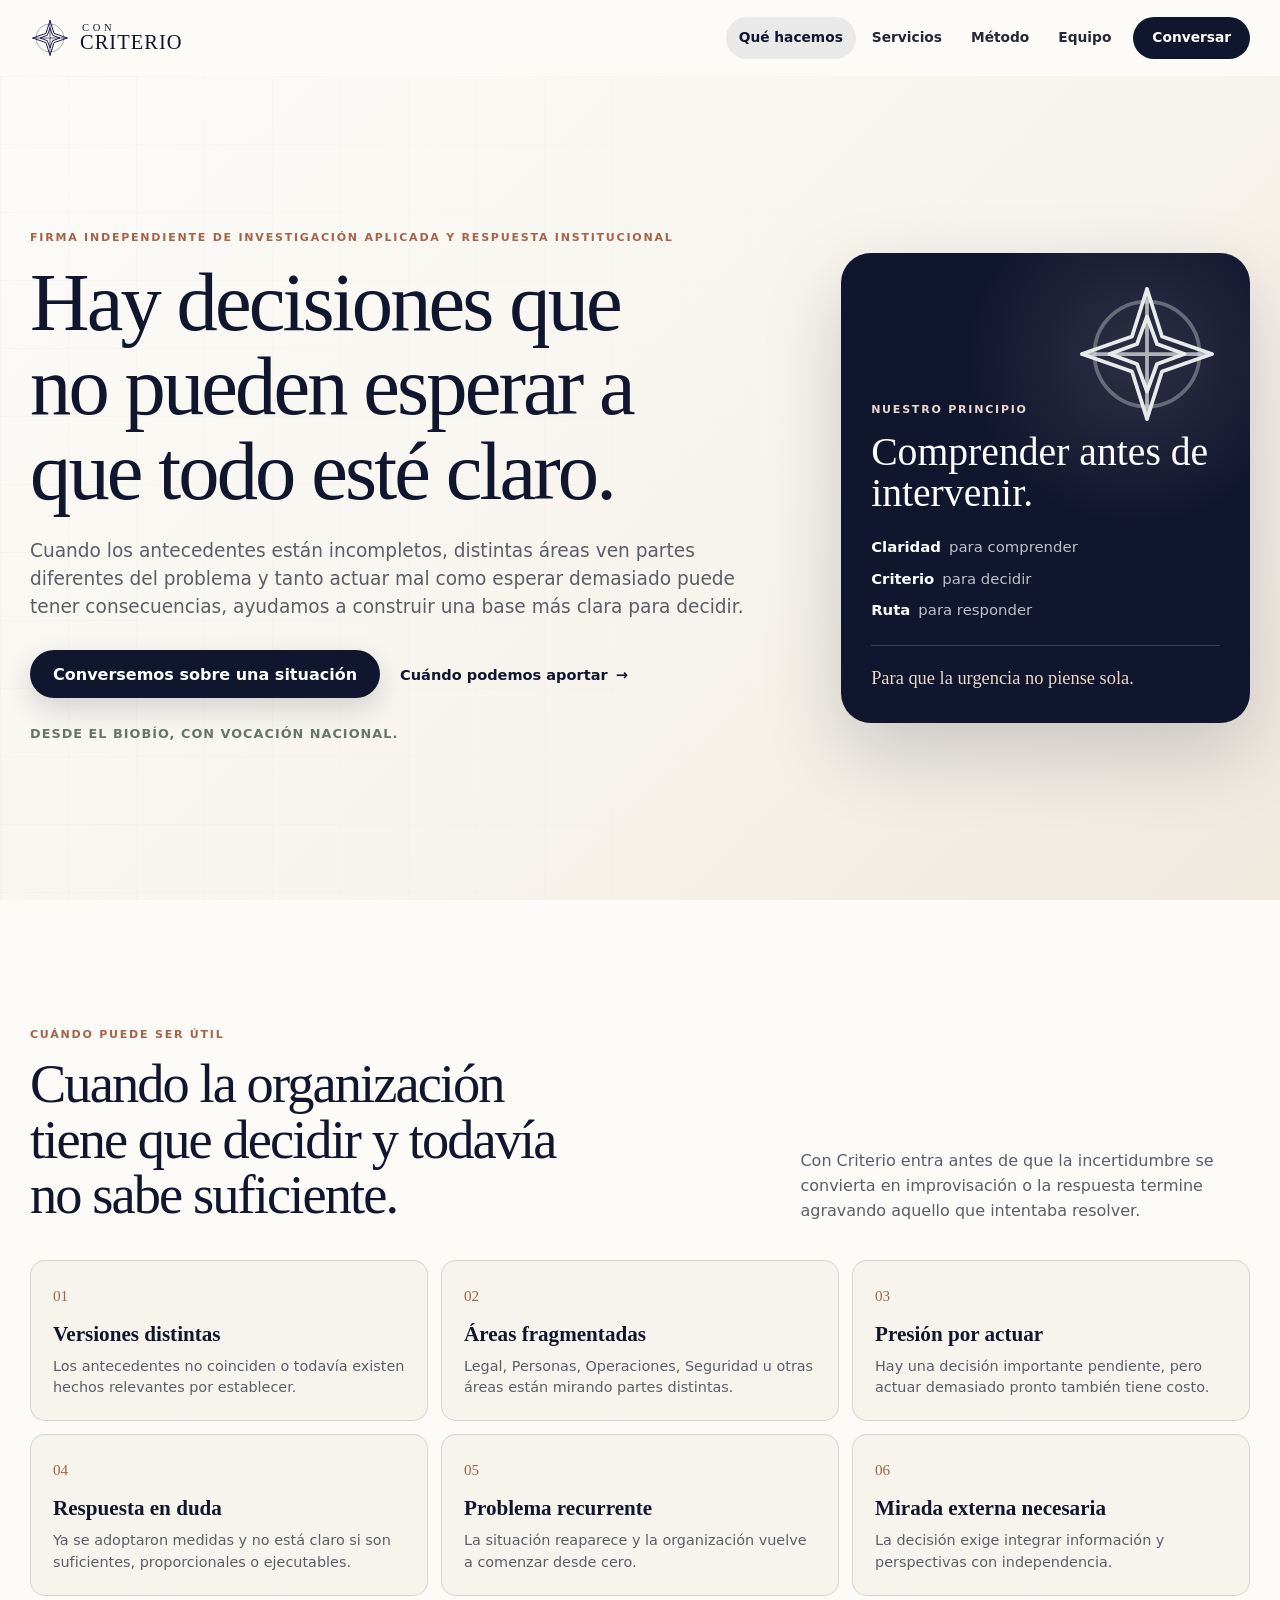
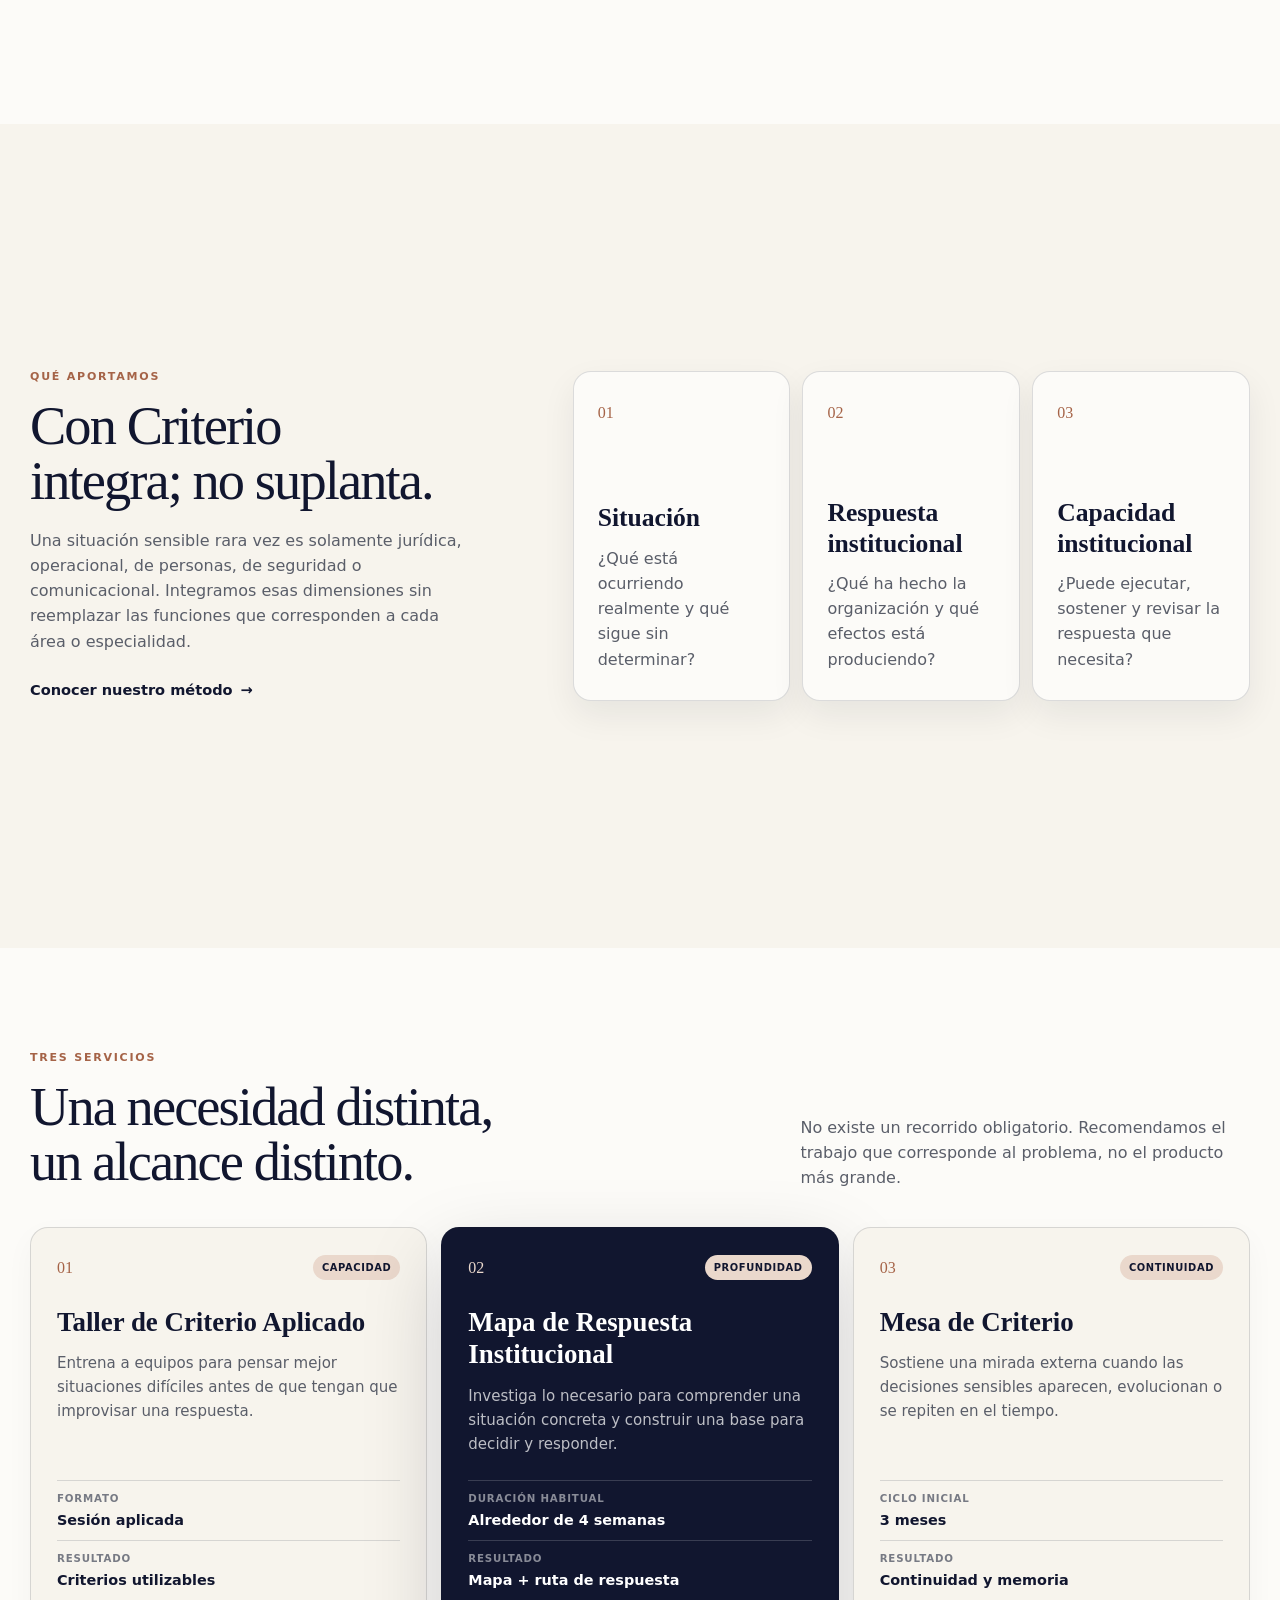
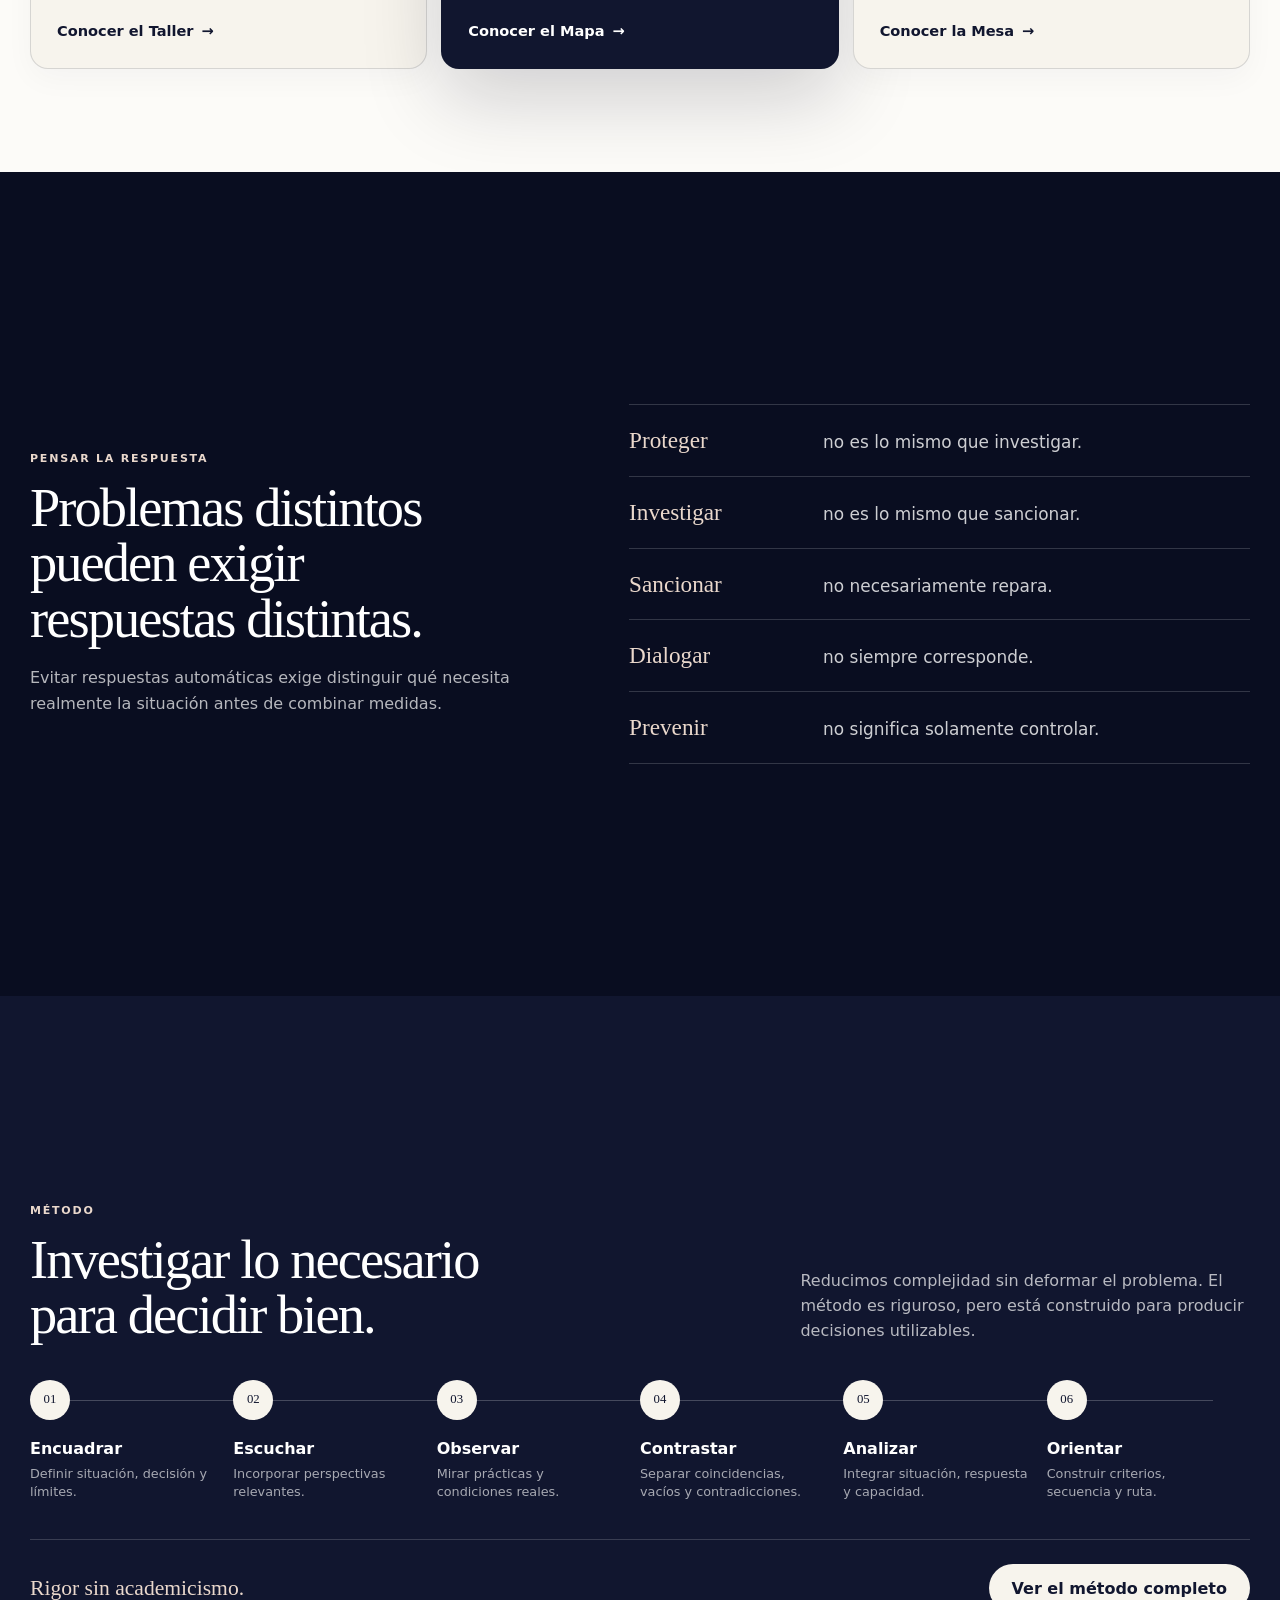
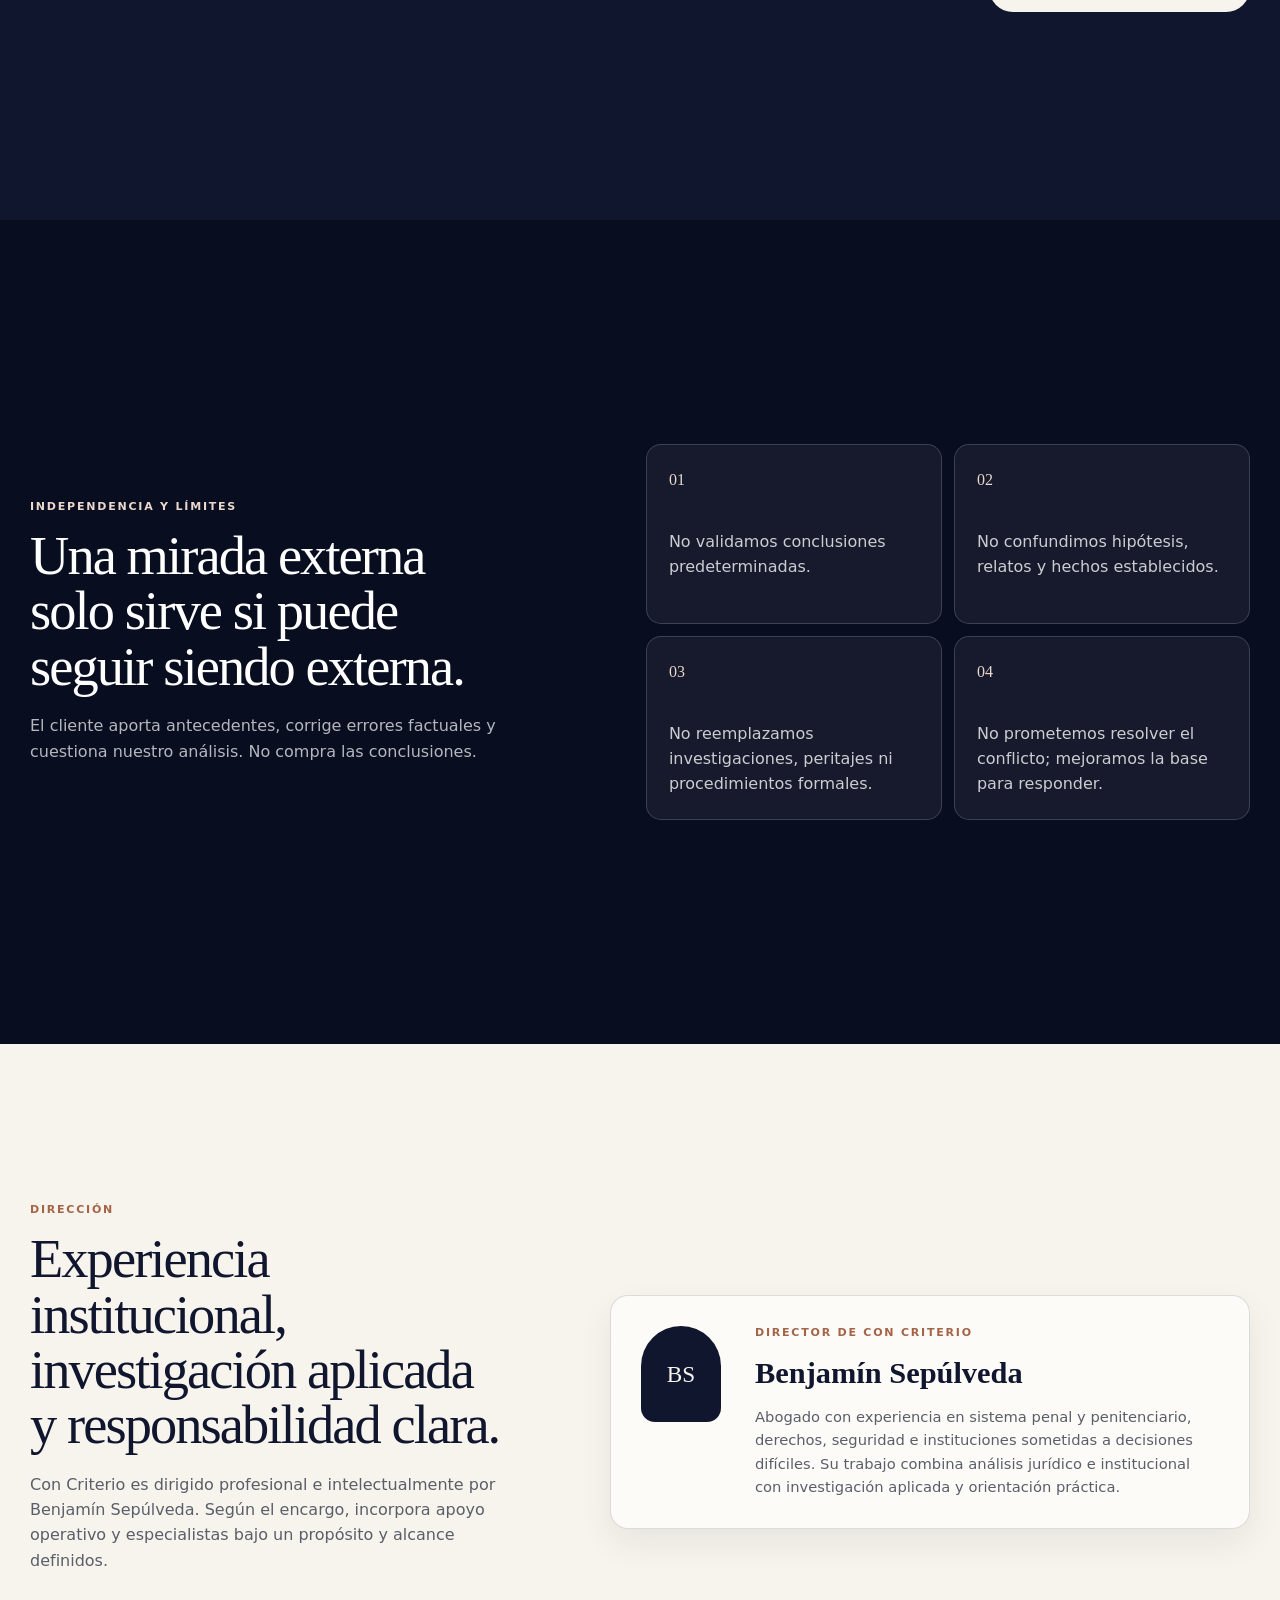
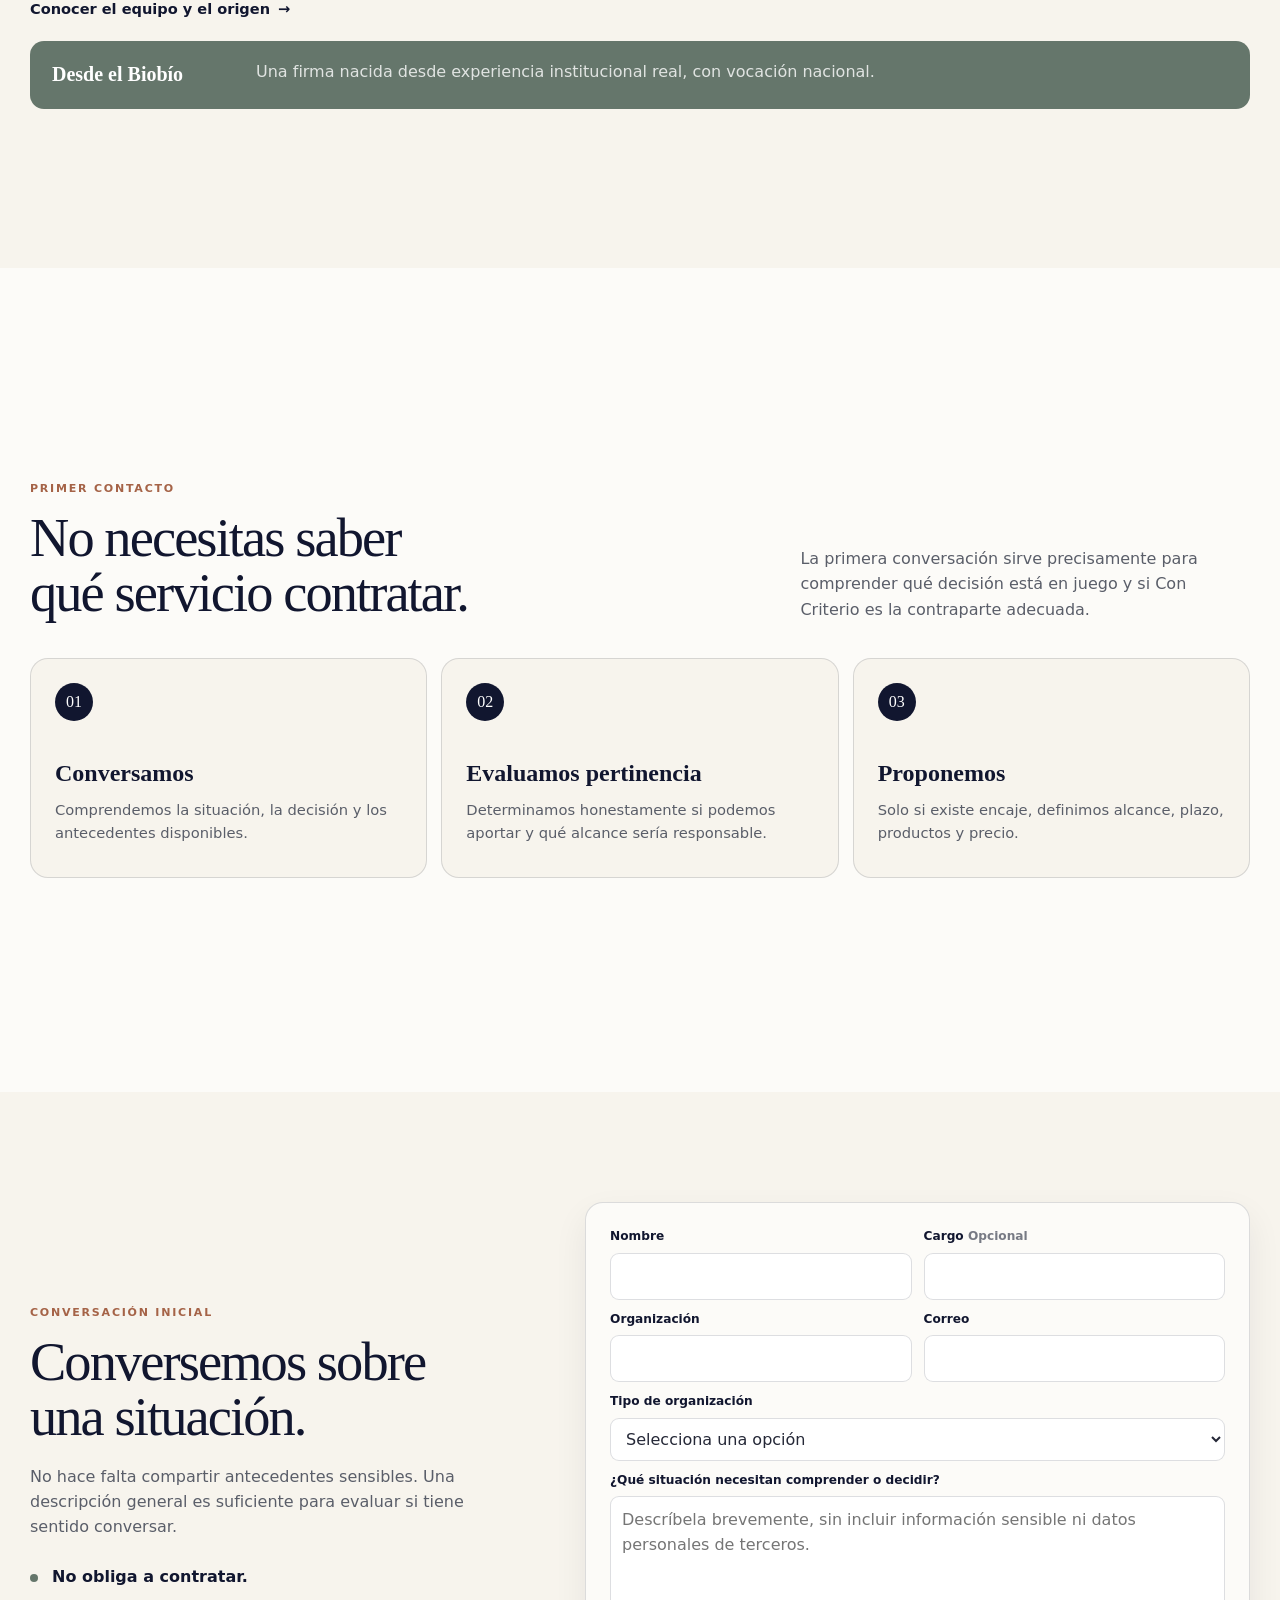
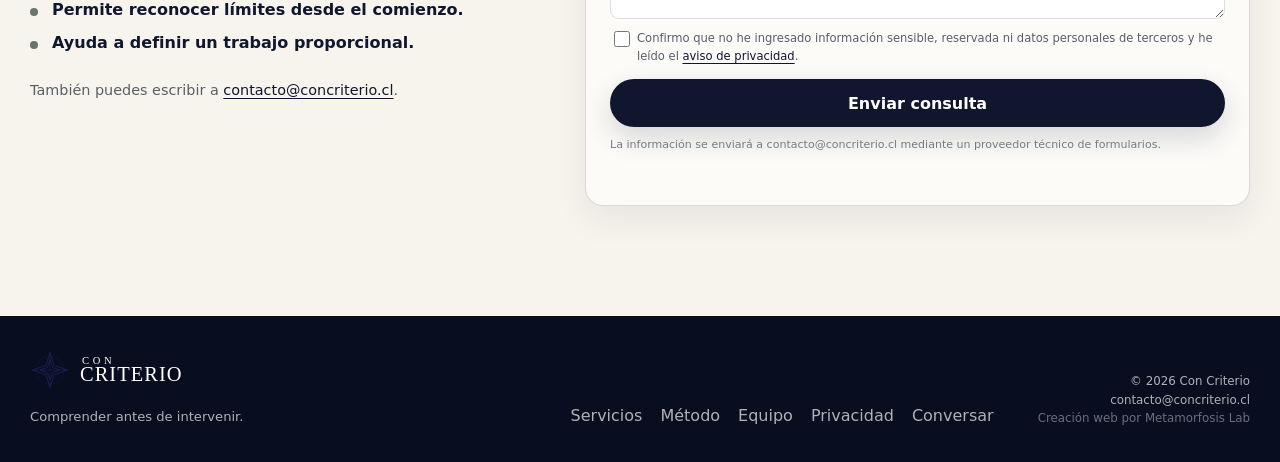
<file: index.html>
<!doctype html>
<html lang="es-CL" data-page="home">
<head>
  <meta charset="utf-8">
  <meta name="viewport" content="width=device-width, initial-scale=1">
  <meta name="author" content="Con Criterio">
  <meta name="theme-color" content="#11162f">
  <meta name="referrer" content="strict-origin-when-cross-origin">
  <meta name="robots" content="index, follow, max-image-preview:large">
  <link rel="icon" href="assets/favicon.svg" type="image/svg+xml">
  <link rel="manifest" href="site.webmanifest">
  <meta property="og:locale" content="es_CL">
  <meta property="og:site_name" content="Con Criterio">
  <meta property="og:type" content="website">
  <meta property="og:image" content="https://www.concriterio.cl/assets/og-concriterio.png">
  <meta property="og:image:width" content="1200">
  <meta property="og:image:height" content="630">
  <meta property="og:image:alt" content="Con Criterio — comprender antes de intervenir">
  <meta name="twitter:card" content="summary_large_image">
  <meta name="twitter:image" content="https://www.concriterio.cl/assets/og-concriterio.png">
  <script>document.documentElement.classList.add("js");</script>
  <link rel="stylesheet" href="css/styles.css?v=20260729-cc1">
  <script src="js/main.js?v=20260729-cc1" defer></script>
  <title>Con Criterio | Investigación aplicada y respuesta institucional</title>
  <meta name="description" content="Ayudamos a organizaciones a comprender situaciones difíciles, ordenar antecedentes y construir mejores condiciones para decidir y responder.">
  <link rel="canonical" href="https://www.concriterio.cl/">
  <meta property="og:title" content="Con Criterio | Investigación aplicada y respuesta institucional">
  <meta property="og:description" content="Claridad para comprender. Criterio para decidir. Ruta para responder.">
  <meta property="og:url" content="https://www.concriterio.cl/">
  <meta name="twitter:title" content="Con Criterio | Investigación aplicada y respuesta institucional">
  <meta name="twitter:description" content="Claridad para comprender. Criterio para decidir. Ruta para responder.">
  <script type="application/ld+json">
  {
    "@context": "https://schema.org",
    "@type": "ProfessionalService",
    "name": "Con Criterio",
    "url": "https://www.concriterio.cl/",
    "email": "contacto@concriterio.cl",
    "description": "Firma independiente de investigación aplicada y respuesta institucional.",
    "areaServed": {"@type": "Country", "name": "Chile"},
    "slogan": "Comprender antes de intervenir",
    "knowsAbout": ["Investigación aplicada", "Respuesta institucional", "Toma de decisiones", "Seguridad", "Conflicto", "Derechos", "Capacidad institucional"]
  }
  </script>
</head>
<body>
  <a class="skip-link" href="#contenido">Saltar al contenido principal</a>
  <header class="site-header" data-header>
    <nav class="nav shell" aria-label="Navegación principal">
      <a class="brand" href="./" aria-label="Con Criterio, inicio">
        <span class="brand-mark" aria-hidden="true"><img src="assets/compass.svg" alt="" width="40" height="40"></span>
        <span class="brand-text"><span>Con</span><strong>Criterio</strong></span>
      </a>
      <button class="nav-toggle" type="button" aria-label="Abrir menú" aria-expanded="false" aria-controls="menu-principal">
        <span></span><span></span><span></span>
      </button>
      <ul class="nav-menu" id="menu-principal" data-menu>
        <li><a data-nav="home" href="./#cuando">Qué hacemos</a></li>
        <li><a data-nav="services" href="servicios.html">Servicios</a></li>
        <li><a data-nav="method" href="metodo.html">Método</a></li>
        <li><a data-nav="about" href="nosotros.html">Equipo</a></li>
        <li><a class="nav-cta" href="./#contacto">Conversar</a></li>
      </ul>
    </nav>
  </header>
  <main id="contenido">
    <section class="hero screen-section" id="inicio" aria-labelledby="hero-title">
      <div class="hero-grid-lines" aria-hidden="true"></div>
      <div class="shell hero-layout">
        <div class="hero-copy reveal">
          <p class="eyebrow">Firma independiente de investigación aplicada y respuesta institucional</p>
          <h1 id="hero-title">Hay decisiones que no pueden esperar a que todo esté claro.</h1>
          <p class="hero-lead">Cuando los antecedentes están incompletos, distintas áreas ven partes diferentes del problema y tanto actuar mal como esperar demasiado puede tener consecuencias, ayudamos a construir una base más clara para decidir.</p>
          <div class="hero-actions" aria-label="Acciones principales">
            <a class="button button-primary" href="#contacto">Conversemos sobre una situación</a>
            <a class="text-link" href="#cuando">Cuándo podemos aportar <span aria-hidden="true">→</span></a>
          </div>
          <p class="hero-origin">Desde el Biobío, con vocación nacional.</p>
        </div>
        <aside class="decision-panel reveal" aria-label="Propuesta de valor de Con Criterio">
          <div class="decision-mark" aria-hidden="true"><img src="assets/compass.svg" alt="" width="150" height="150"></div>
          <p class="micro-label">Nuestro principio</p>
          <p class="decision-title">Comprender antes de intervenir.</p>
          <div class="decision-sequence" aria-label="Claridad, criterio y ruta">
            <span><strong>Claridad</strong> para comprender</span>
            <span><strong>Criterio</strong> para decidir</span>
            <span><strong>Ruta</strong> para responder</span>
          </div>
          <p class="decision-note">Para que la urgencia no piense sola.</p>
        </aside>
      </div>
    </section>

    <section class="section screen-section recognition-section" id="cuando" aria-labelledby="recognition-title">
      <div class="shell">
        <div class="section-heading split-heading reveal">
          <div><p class="section-kicker">Cuándo puede ser útil</p><h2 id="recognition-title">Cuando la organización tiene que decidir y todavía no sabe suficiente.</h2></div>
          <p>Con Criterio entra antes de que la incertidumbre se convierta en improvisación o la respuesta termine agravando aquello que intentaba resolver.</p>
        </div>
        <div class="recognition-grid">
          <article class="signal-card reveal"><span>01</span><h3>Versiones distintas</h3><p>Los antecedentes no coinciden o todavía existen hechos relevantes por establecer.</p></article>
          <article class="signal-card reveal"><span>02</span><h3>Áreas fragmentadas</h3><p>Legal, Personas, Operaciones, Seguridad u otras áreas están mirando partes distintas.</p></article>
          <article class="signal-card reveal"><span>03</span><h3>Presión por actuar</h3><p>Hay una decisión importante pendiente, pero actuar demasiado pronto también tiene costo.</p></article>
          <article class="signal-card reveal"><span>04</span><h3>Respuesta en duda</h3><p>Ya se adoptaron medidas y no está claro si son suficientes, proporcionales o ejecutables.</p></article>
          <article class="signal-card reveal"><span>05</span><h3>Problema recurrente</h3><p>La situación reaparece y la organización vuelve a comenzar desde cero.</p></article>
          <article class="signal-card reveal"><span>06</span><h3>Mirada externa necesaria</h3><p>La decisión exige integrar información y perspectivas con independencia.</p></article>
        </div>
      </div>
    </section>

    <section class="section screen-section framework-section" id="que-hacemos" aria-labelledby="framework-title">
      <div class="shell framework-layout">
        <div class="section-heading reveal">
          <p class="section-kicker">Qué aportamos</p>
          <h2 id="framework-title">Con Criterio integra; no suplanta.</h2>
          <p>Una situación sensible rara vez es solamente jurídica, operacional, de personas, de seguridad o comunicacional. Integramos esas dimensiones sin reemplazar las funciones que corresponden a cada área o especialidad.</p>
          <a class="text-link" href="metodo.html">Conocer nuestro método <span aria-hidden="true">→</span></a>
        </div>
        <div class="framework-grid reveal" aria-label="Marco de análisis">
          <article><span>01</span><h3>Situación</h3><p>¿Qué está ocurriendo realmente y qué sigue sin determinar?</p></article>
          <article><span>02</span><h3>Respuesta institucional</h3><p>¿Qué ha hecho la organización y qué efectos está produciendo?</p></article>
          <article><span>03</span><h3>Capacidad institucional</h3><p>¿Puede ejecutar, sostener y revisar la respuesta que necesita?</p></article>
        </div>
      </div>
    </section>

    <section class="section screen-section services-preview" id="servicios" aria-labelledby="services-title">
      <div class="shell">
        <div class="section-heading split-heading reveal">
          <div><p class="section-kicker">Tres servicios</p><h2 id="services-title">Una necesidad distinta, un alcance distinto.</h2></div>
          <p>No existe un recorrido obligatorio. Recomendamos el trabajo que corresponde al problema, no el producto más grande.</p>
        </div>
        <div class="service-grid">
          <article class="service-card reveal">
            <div class="service-topline"><span class="service-number">01</span><span class="service-tag">Capacidad</span></div>
            <h3>Taller de Criterio Aplicado</h3>
            <p>Entrena a equipos para pensar mejor situaciones difíciles antes de que tengan que improvisar una respuesta.</p>
            <dl class="service-meta"><div><dt>Formato</dt><dd>Sesión aplicada</dd></div><div><dt>Resultado</dt><dd>Criterios utilizables</dd></div></dl>
            <a class="card-link" href="servicios.html#taller">Conocer el Taller <span aria-hidden="true">→</span></a>
          </article>
          <article class="service-card service-featured reveal">
            <div class="service-topline"><span class="service-number">02</span><span class="service-tag">Profundidad</span></div>
            <h3>Mapa de Respuesta Institucional</h3>
            <p>Investiga lo necesario para comprender una situación concreta y construir una base para decidir y responder.</p>
            <dl class="service-meta"><div><dt>Duración habitual</dt><dd>Alrededor de 4 semanas</dd></div><div><dt>Resultado</dt><dd>Mapa + ruta de respuesta</dd></div></dl>
            <a class="card-link" href="servicios.html#mapa">Conocer el Mapa <span aria-hidden="true">→</span></a>
          </article>
          <article class="service-card reveal">
            <div class="service-topline"><span class="service-number">03</span><span class="service-tag">Continuidad</span></div>
            <h3>Mesa de Criterio</h3>
            <p>Sostiene una mirada externa cuando las decisiones sensibles aparecen, evolucionan o se repiten en el tiempo.</p>
            <dl class="service-meta"><div><dt>Ciclo inicial</dt><dd>3 meses</dd></div><div><dt>Resultado</dt><dd>Continuidad y memoria</dd></div></dl>
            <a class="card-link" href="servicios.html#mesa">Conocer la Mesa <span aria-hidden="true">→</span></a>
          </article>
        </div>
      </div>
    </section>

    <section class="section screen-section response-section" aria-labelledby="response-title">
      <div class="shell response-layout">
        <div class="section-heading reveal">
          <p class="section-kicker">Pensar la respuesta</p>
          <h2 id="response-title">Problemas distintos pueden exigir respuestas distintas.</h2>
          <p>Evitar respuestas automáticas exige distinguir qué necesita realmente la situación antes de combinar medidas.</p>
        </div>
        <div class="response-list reveal">
          <article><span>Proteger</span><p>no es lo mismo que investigar.</p></article>
          <article><span>Investigar</span><p>no es lo mismo que sancionar.</p></article>
          <article><span>Sancionar</span><p>no necesariamente repara.</p></article>
          <article><span>Dialogar</span><p>no siempre corresponde.</p></article>
          <article><span>Prevenir</span><p>no significa solamente controlar.</p></article>
        </div>
      </div>
    </section>

    <section class="section screen-section method-preview" id="metodo-resumen" aria-labelledby="method-title">
      <div class="shell">
        <div class="section-heading split-heading light reveal">
          <div><p class="section-kicker">Método</p><h2 id="method-title">Investigar lo necesario para decidir bien.</h2></div>
          <p>Reducimos complejidad sin deformar el problema. El método es riguroso, pero está construido para producir decisiones utilizables.</p>
        </div>
        <ol class="method-route reveal">
          <li><span>01</span><h3>Encuadrar</h3><p>Definir situación, decisión y límites.</p></li>
          <li><span>02</span><h3>Escuchar</h3><p>Incorporar perspectivas relevantes.</p></li>
          <li><span>03</span><h3>Observar</h3><p>Mirar prácticas y condiciones reales.</p></li>
          <li><span>04</span><h3>Contrastar</h3><p>Separar coincidencias, vacíos y contradicciones.</p></li>
          <li><span>05</span><h3>Analizar</h3><p>Integrar situación, respuesta y capacidad.</p></li>
          <li><span>06</span><h3>Orientar</h3><p>Construir criterios, secuencia y ruta.</p></li>
        </ol>
        <div class="method-footer reveal"><span>Rigor sin academicismo.</span><a class="button button-inverse" href="metodo.html">Ver el método completo</a></div>
      </div>
    </section>

    <section class="section screen-section safeguards" aria-labelledby="safeguards-title">
      <div class="shell safeguards-layout">
        <div class="section-heading light reveal">
          <p class="section-kicker">Independencia y límites</p>
          <h2 id="safeguards-title">Una mirada externa solo sirve si puede seguir siendo externa.</h2>
          <p>El cliente aporta antecedentes, corrige errores factuales y cuestiona nuestro análisis. No compra las conclusiones.</p>
        </div>
        <div class="safeguard-grid reveal">
          <article><span>01</span><p>No validamos conclusiones predeterminadas.</p></article>
          <article><span>02</span><p>No confundimos hipótesis, relatos y hechos establecidos.</p></article>
          <article><span>03</span><p>No reemplazamos investigaciones, peritajes ni procedimientos formales.</p></article>
          <article><span>04</span><p>No prometemos resolver el conflicto; mejoramos la base para responder.</p></article>
        </div>
      </div>
    </section>

    <section class="section screen-section team-preview" id="equipo" aria-labelledby="team-title">
      <div class="shell team-layout">
        <div class="team-copy reveal">
          <p class="section-kicker">Dirección</p>
          <h2 id="team-title">Experiencia institucional, investigación aplicada y responsabilidad clara.</h2>
          <p>Con Criterio es dirigido profesional e intelectualmente por Benjamín Sepúlveda. Según el encargo, incorpora apoyo operativo y especialistas bajo un propósito y alcance definidos.</p>
          <a class="text-link" href="nosotros.html">Conocer el equipo y el origen <span aria-hidden="true">→</span></a>
        </div>
        <article class="director-card reveal">
          <div class="person-monogram" aria-hidden="true">BS</div>
          <div><p class="person-role">Director de Con Criterio</p><h3>Benjamín Sepúlveda</h3><p>Abogado con experiencia en sistema penal y penitenciario, derechos, seguridad e instituciones sometidas a decisiones difíciles. Su trabajo combina análisis jurídico e institucional con investigación aplicada y orientación práctica.</p></div>
        </article>
        <div class="origin-strip reveal"><strong>Desde el Biobío</strong><span>Una firma nacida desde experiencia institucional real, con vocación nacional.</span></div>
      </div>
    </section>

    <section class="section screen-section contact-process-section" aria-labelledby="contact-process-title">
      <div class="shell">
        <div class="section-heading split-heading reveal">
          <div><p class="section-kicker">Primer contacto</p><h2 id="contact-process-title">No necesitas saber qué servicio contratar.</h2></div>
          <p>La primera conversación sirve precisamente para comprender qué decisión está en juego y si Con Criterio es la contraparte adecuada.</p>
        </div>
        <ol class="process-grid reveal">
          <li><span>01</span><div><h3>Conversamos</h3><p>Comprendemos la situación, la decisión y los antecedentes disponibles.</p></div></li>
          <li><span>02</span><div><h3>Evaluamos pertinencia</h3><p>Determinamos honestamente si podemos aportar y qué alcance sería responsable.</p></div></li>
          <li><span>03</span><div><h3>Proponemos</h3><p>Solo si existe encaje, definimos alcance, plazo, productos y precio.</p></div></li>
        </ol>
      </div>
    </section>

    <section class="section screen-section contact" id="contacto" aria-labelledby="contact-title">
      <div class="shell contact-layout">
        <div class="contact-copy reveal">
          <p class="section-kicker">Conversación inicial</p>
          <h2 id="contact-title">Conversemos sobre una situación.</h2>
          <p>No hace falta compartir antecedentes sensibles. Una descripción general es suficiente para evaluar si tiene sentido conversar.</p>
          <ul class="contact-points"><li>No obliga a contratar.</li><li>Permite reconocer límites desde el comienzo.</li><li>Ayuda a definir un trabajo proporcional.</li></ul>
          <p class="direct-contact">También puedes escribir a <a href="mailto:contacto@concriterio.cl">contacto@concriterio.cl</a>.</p>
        </div>
        <form class="contact-form reveal" id="contact-form" action="https://formsubmit.co/ajax/contacto@concriterio.cl" method="POST" novalidate>
          <input type="text" name="_honey" class="honeypot" tabindex="-1" autocomplete="off" aria-hidden="true">
          <input type="hidden" name="_subject" value="Nueva conversación desde concriterio.cl">
          <input type="hidden" name="_template" value="table">
          <div class="form-row"><div class="field"><label for="name">Nombre</label><input id="name" name="name" type="text" autocomplete="name" required maxlength="80"></div><div class="field"><label for="role">Cargo <span>Opcional</span></label><input id="role" name="cargo" type="text" autocomplete="organization-title" maxlength="100"></div></div>
          <div class="form-row"><div class="field"><label for="institution">Organización</label><input id="institution" name="organizacion" type="text" autocomplete="organization" required maxlength="120"></div><div class="field"><label for="email">Correo</label><input id="email" name="email" type="email" autocomplete="email" required maxlength="120"></div></div>
          <div class="field"><label for="organization-type">Tipo de organización</label><select id="organization-type" name="tipo_de_organizacion" required><option value="" selected disabled>Selecciona una opción</option><option>Empresa o institución privada</option><option>Universidad o institución educativa</option><option>Municipalidad u organismo público</option><option>Fundación, asociación u organización</option><option>Otra organización</option></select></div>
          <div class="field"><label for="message">¿Qué situación necesitan comprender o decidir?</label><textarea id="message" name="situacion" required maxlength="1200" rows="4" placeholder="Descríbela brevemente, sin incluir información sensible ni datos personales de terceros."></textarea></div>
          <label class="consent-field" for="privacy"><input id="privacy" name="confirmacion_privacidad" type="checkbox" value="Confirmada" required><span>Confirmo que no he ingresado información sensible, reservada ni datos personales de terceros y he leído el <a href="privacidad.html" target="_blank" rel="noopener">aviso de privacidad</a>.</span></label>
          <button class="button button-primary form-button" type="submit">Enviar consulta</button>
          <p class="form-note">La información se enviará a contacto@concriterio.cl mediante un proveedor técnico de formularios.</p>
          <p class="form-status" id="form-status" role="status" aria-live="polite"></p>
        </form>
      </div>
    </section>
  </main>
  <footer class="site-footer">
    <div class="shell footer-grid">
      <div class="footer-brand-block">
        <a class="brand footer-brand" href="./" aria-label="Con Criterio, inicio">
          <span class="brand-mark" aria-hidden="true"><img src="assets/compass.svg" alt="" width="38" height="38"></span>
          <span class="brand-text"><span>Con</span><strong>Criterio</strong></span>
        </a>
        <p>Comprender antes de intervenir.</p>
      </div>
      <div class="footer-links" aria-label="Enlaces del pie de página">
        <a href="servicios.html">Servicios</a>
        <a href="metodo.html">Método</a>
        <a href="nosotros.html">Equipo</a>
        <a href="privacidad.html">Privacidad</a>
        <a href="./#contacto">Conversar</a>
      </div>
      <p class="footer-meta">© <span id="year"></span> Con Criterio<br><a href="mailto:contacto@concriterio.cl">contacto@concriterio.cl</a><br><span class="footer-credit">Creación web por Metamorfosis Lab</span></p>
    </div>
  </footer>
</body>
</html>
</file>
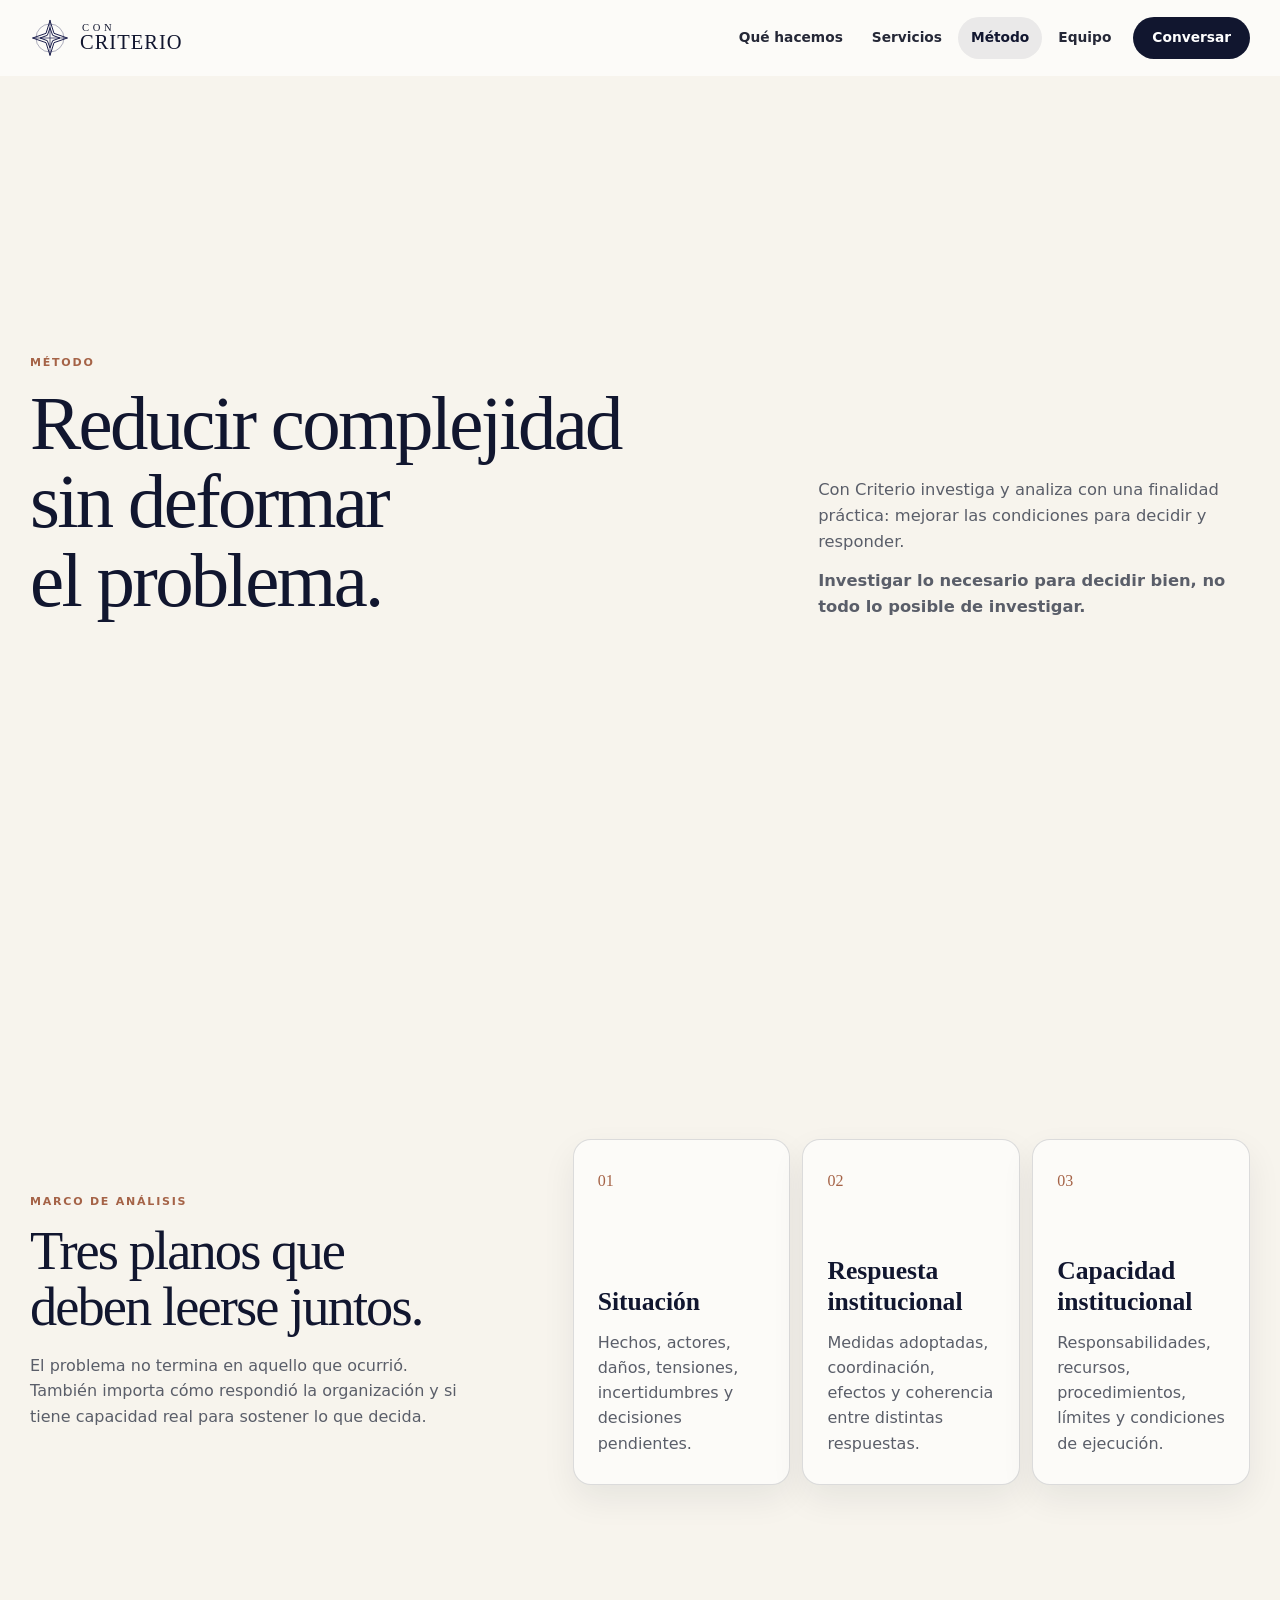
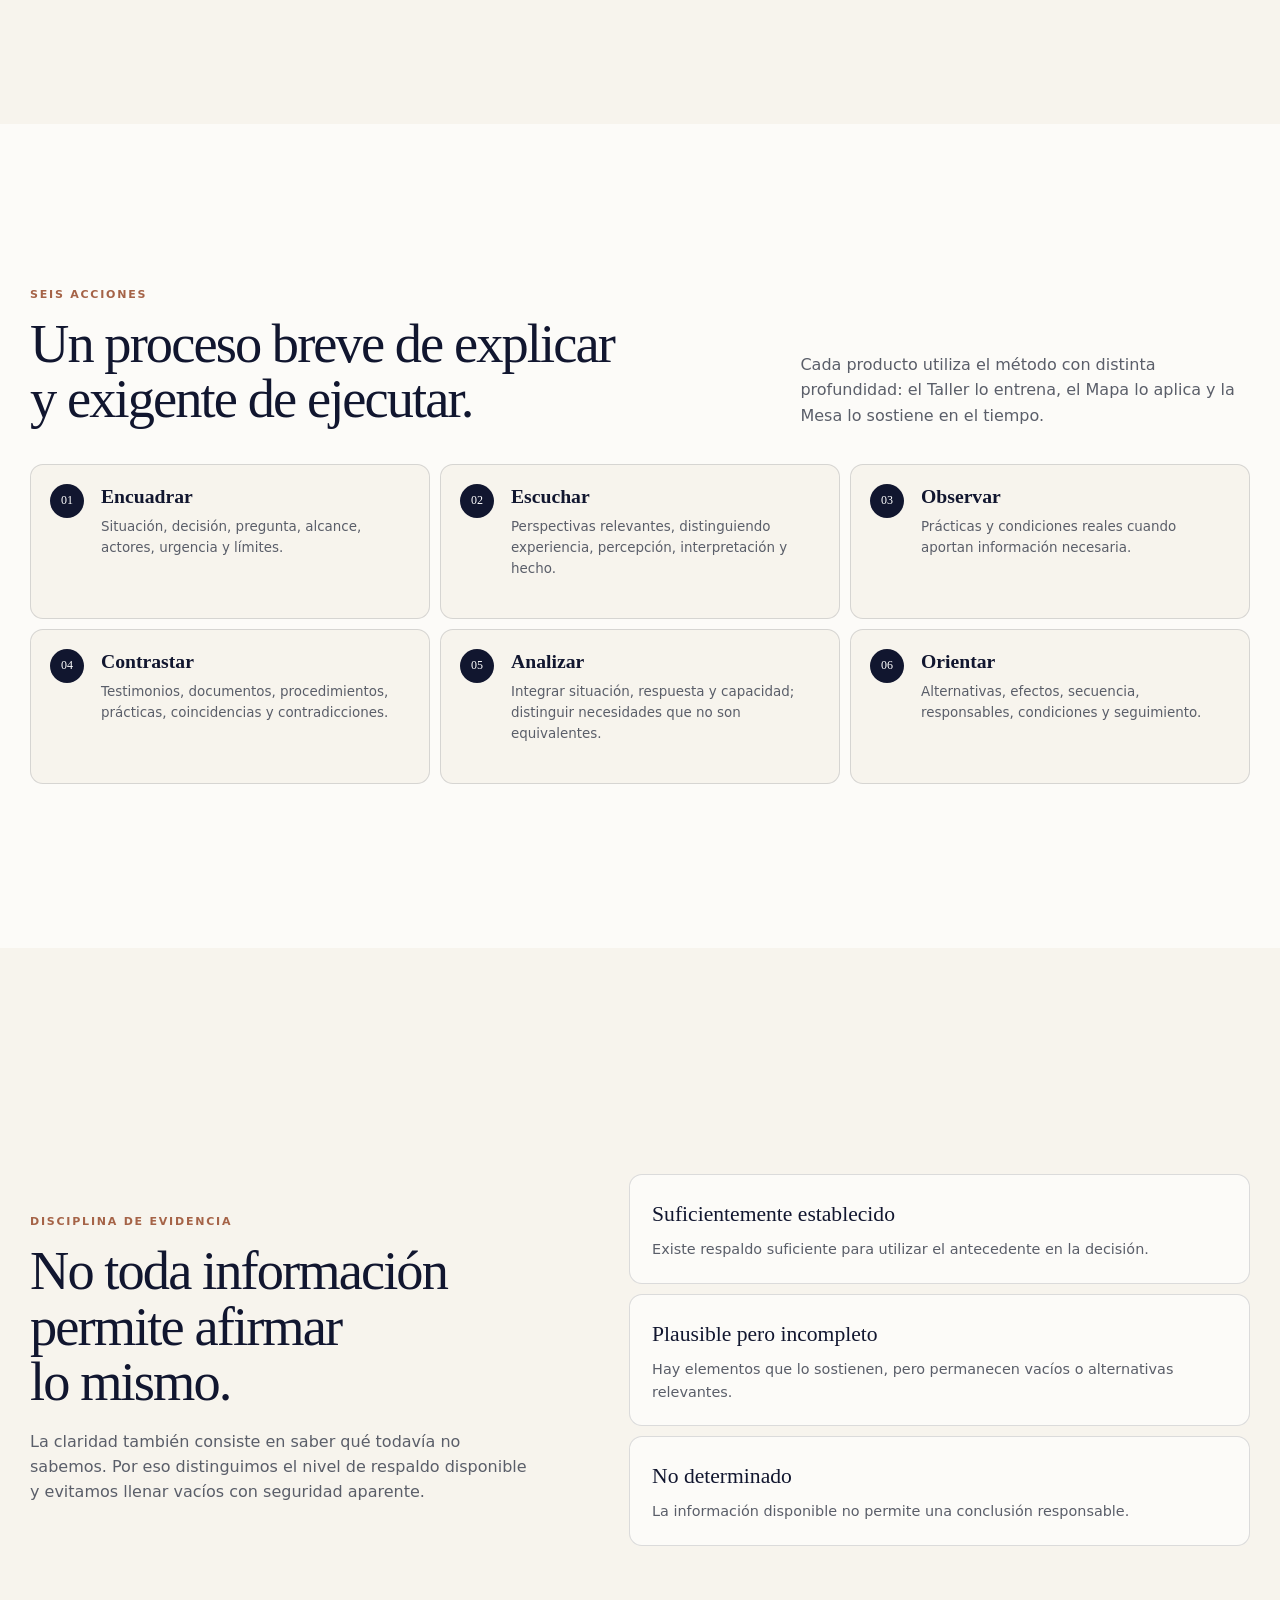
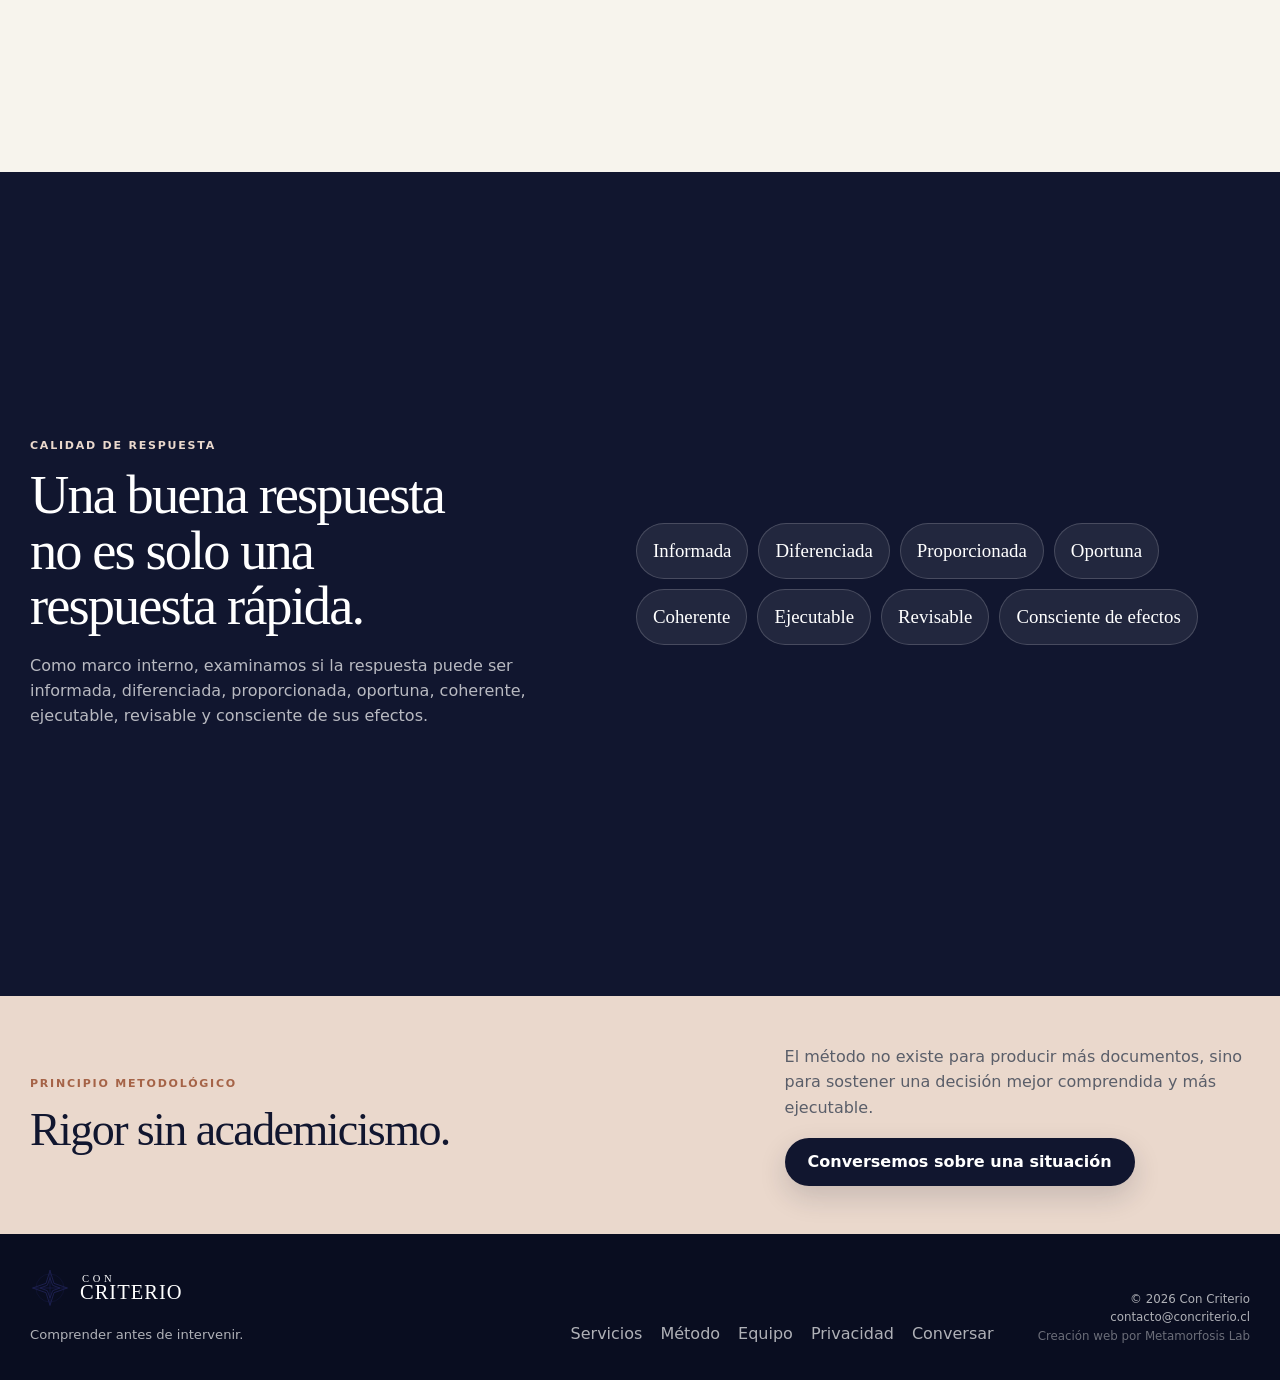
<file: metodo.html>
<!doctype html>
<html lang="es-CL" data-page="method">
<head>
  <meta charset="utf-8">
  <meta name="viewport" content="width=device-width, initial-scale=1">
  <meta name="author" content="Con Criterio">
  <meta name="theme-color" content="#11162f">
  <meta name="referrer" content="strict-origin-when-cross-origin">
  <meta name="robots" content="index, follow, max-image-preview:large">
  <link rel="icon" href="assets/favicon.svg" type="image/svg+xml">
  <link rel="manifest" href="site.webmanifest">
  <meta property="og:locale" content="es_CL">
  <meta property="og:site_name" content="Con Criterio">
  <meta property="og:type" content="website">
  <meta property="og:image" content="https://www.concriterio.cl/assets/og-concriterio.png">
  <meta property="og:image:width" content="1200">
  <meta property="og:image:height" content="630">
  <meta property="og:image:alt" content="Con Criterio — comprender antes de intervenir">
  <meta name="twitter:card" content="summary_large_image">
  <meta name="twitter:image" content="https://www.concriterio.cl/assets/og-concriterio.png">
  <script>document.documentElement.classList.add("js");</script>
  <link rel="stylesheet" href="css/styles.css?v=20260729-cc1">
  <script src="js/main.js?v=20260729-cc1" defer></script>
  <title>Método | Con Criterio</title>
  <meta name="description" content="El método Con Criterio: encuadrar, escuchar, observar, contrastar, analizar y orientar para mejorar la calidad de decisiones institucionales.">
  <link rel="canonical" href="https://www.concriterio.cl/metodo.html">
  <meta property="og:title" content="Método | Con Criterio">
  <meta property="og:description" content="Investigar lo necesario para decidir bien, con rigor sin academicismo.">
  <meta property="og:url" content="https://www.concriterio.cl/metodo.html">
  <meta name="twitter:title" content="Método | Con Criterio">
  <meta name="twitter:description" content="Investigar lo necesario para decidir bien, con rigor sin academicismo.">
</head>
<body>
  <a class="skip-link" href="#contenido">Saltar al contenido principal</a>
  <header class="site-header" data-header>
    <nav class="nav shell" aria-label="Navegación principal">
      <a class="brand" href="./" aria-label="Con Criterio, inicio">
        <span class="brand-mark" aria-hidden="true"><img src="assets/compass.svg" alt="" width="40" height="40"></span>
        <span class="brand-text"><span>Con</span><strong>Criterio</strong></span>
      </a>
      <button class="nav-toggle" type="button" aria-label="Abrir menú" aria-expanded="false" aria-controls="menu-principal">
        <span></span><span></span><span></span>
      </button>
      <ul class="nav-menu" id="menu-principal" data-menu>
        <li><a data-nav="home" href="./#cuando">Qué hacemos</a></li>
        <li><a data-nav="services" href="servicios.html">Servicios</a></li>
        <li><a data-nav="method" href="metodo.html">Método</a></li>
        <li><a data-nav="about" href="nosotros.html">Equipo</a></li>
        <li><a class="nav-cta" href="./#contacto">Conversar</a></li>
      </ul>
    </nav>
  </header>
  <main id="contenido">
    <section class="page-hero screen-section">
      <div class="shell page-hero-grid">
        <div class="reveal"><p class="eyebrow">Método</p><h1>Reducir complejidad sin deformar el problema.</h1></div>
        <div class="page-hero-copy reveal"><p>Con Criterio investiga y analiza con una finalidad práctica: mejorar las condiciones para decidir y responder.</p><p><strong>Investigar lo necesario para decidir bien, no todo lo posible de investigar.</strong></p></div>
      </div>
    </section>

    <section class="section screen-section analytic-frame" aria-labelledby="frame-title">
      <div class="shell framework-layout">
        <div class="section-heading reveal"><p class="section-kicker">Marco de análisis</p><h2 id="frame-title">Tres planos que deben leerse juntos.</h2><p>El problema no termina en aquello que ocurrió. También importa cómo respondió la organización y si tiene capacidad real para sostener lo que decida.</p></div>
        <div class="framework-grid reveal"><article><span>01</span><h3>Situación</h3><p>Hechos, actores, daños, tensiones, incertidumbres y decisiones pendientes.</p></article><article><span>02</span><h3>Respuesta institucional</h3><p>Medidas adoptadas, coordinación, efectos y coherencia entre distintas respuestas.</p></article><article><span>03</span><h3>Capacidad institucional</h3><p>Responsabilidades, recursos, procedimientos, límites y condiciones de ejecución.</p></article></div>
      </div>
    </section>

    <section class="section screen-section method-detail" aria-labelledby="method-detail-title">
      <div class="shell">
        <div class="section-heading split-heading reveal"><div><p class="section-kicker">Seis acciones</p><h2 id="method-detail-title">Un proceso breve de explicar y exigente de ejecutar.</h2></div><p>Cada producto utiliza el método con distinta profundidad: el Taller lo entrena, el Mapa lo aplica y la Mesa lo sostiene en el tiempo.</p></div>
        <ol class="method-detail-grid reveal">
          <li><span>01</span><div><h3>Encuadrar</h3><p>Situación, decisión, pregunta, alcance, actores, urgencia y límites.</p></div></li>
          <li><span>02</span><div><h3>Escuchar</h3><p>Perspectivas relevantes, distinguiendo experiencia, percepción, interpretación y hecho.</p></div></li>
          <li><span>03</span><div><h3>Observar</h3><p>Prácticas y condiciones reales cuando aportan información necesaria.</p></div></li>
          <li><span>04</span><div><h3>Contrastar</h3><p>Testimonios, documentos, procedimientos, prácticas, coincidencias y contradicciones.</p></div></li>
          <li><span>05</span><div><h3>Analizar</h3><p>Integrar situación, respuesta y capacidad; distinguir necesidades que no son equivalentes.</p></div></li>
          <li><span>06</span><div><h3>Orientar</h3><p>Alternativas, efectos, secuencia, responsables, condiciones y seguimiento.</p></div></li>
        </ol>
      </div>
    </section>

    <section class="section screen-section evidence-section" aria-labelledby="evidence-title">
      <div class="shell evidence-layout">
        <div class="section-heading reveal"><p class="section-kicker">Disciplina de evidencia</p><h2 id="evidence-title">No toda información permite afirmar lo mismo.</h2><p>La claridad también consiste en saber qué todavía no sabemos. Por eso distinguimos el nivel de respaldo disponible y evitamos llenar vacíos con seguridad aparente.</p></div>
        <div class="evidence-levels reveal"><article><strong>Suficientemente establecido</strong><p>Existe respaldo suficiente para utilizar el antecedente en la decisión.</p></article><article><strong>Plausible pero incompleto</strong><p>Hay elementos que lo sostienen, pero permanecen vacíos o alternativas relevantes.</p></article><article><strong>No determinado</strong><p>La información disponible no permite una conclusión responsable.</p></article></div>
      </div>
    </section>

    <section class="section screen-section quality-section" aria-labelledby="quality-title">
      <div class="shell quality-layout">
        <div class="section-heading light reveal"><p class="section-kicker">Calidad de respuesta</p><h2 id="quality-title">Una buena respuesta no es solo una respuesta rápida.</h2><p>Como marco interno, examinamos si la respuesta puede ser informada, diferenciada, proporcionada, oportuna, coherente, ejecutable, revisable y consciente de sus efectos.</p></div>
        <div class="quality-cloud reveal" aria-label="Dimensiones de calidad"><span>Informada</span><span>Diferenciada</span><span>Proporcionada</span><span>Oportuna</span><span>Coherente</span><span>Ejecutable</span><span>Revisable</span><span>Consciente de efectos</span></div>
      </div>
    </section>

    <section class="cta-band"><div class="shell cta-band-layout"><div><p class="section-kicker">Principio metodológico</p><h2>Rigor sin academicismo.</h2></div><div><p>El método no existe para producir más documentos, sino para sostener una decisión mejor comprendida y más ejecutable.</p><a class="button button-primary" href="./#contacto">Conversemos sobre una situación</a></div></div></section>
  </main>
  <footer class="site-footer">
    <div class="shell footer-grid">
      <div class="footer-brand-block">
        <a class="brand footer-brand" href="./" aria-label="Con Criterio, inicio">
          <span class="brand-mark" aria-hidden="true"><img src="assets/compass.svg" alt="" width="38" height="38"></span>
          <span class="brand-text"><span>Con</span><strong>Criterio</strong></span>
        </a>
        <p>Comprender antes de intervenir.</p>
      </div>
      <div class="footer-links" aria-label="Enlaces del pie de página">
        <a href="servicios.html">Servicios</a>
        <a href="metodo.html">Método</a>
        <a href="nosotros.html">Equipo</a>
        <a href="privacidad.html">Privacidad</a>
        <a href="./#contacto">Conversar</a>
      </div>
      <p class="footer-meta">© <span id="year"></span> Con Criterio<br><a href="mailto:contacto@concriterio.cl">contacto@concriterio.cl</a><br><span class="footer-credit">Creación web por Metamorfosis Lab</span></p>
    </div>
  </footer>
</body>
</html>
</file>
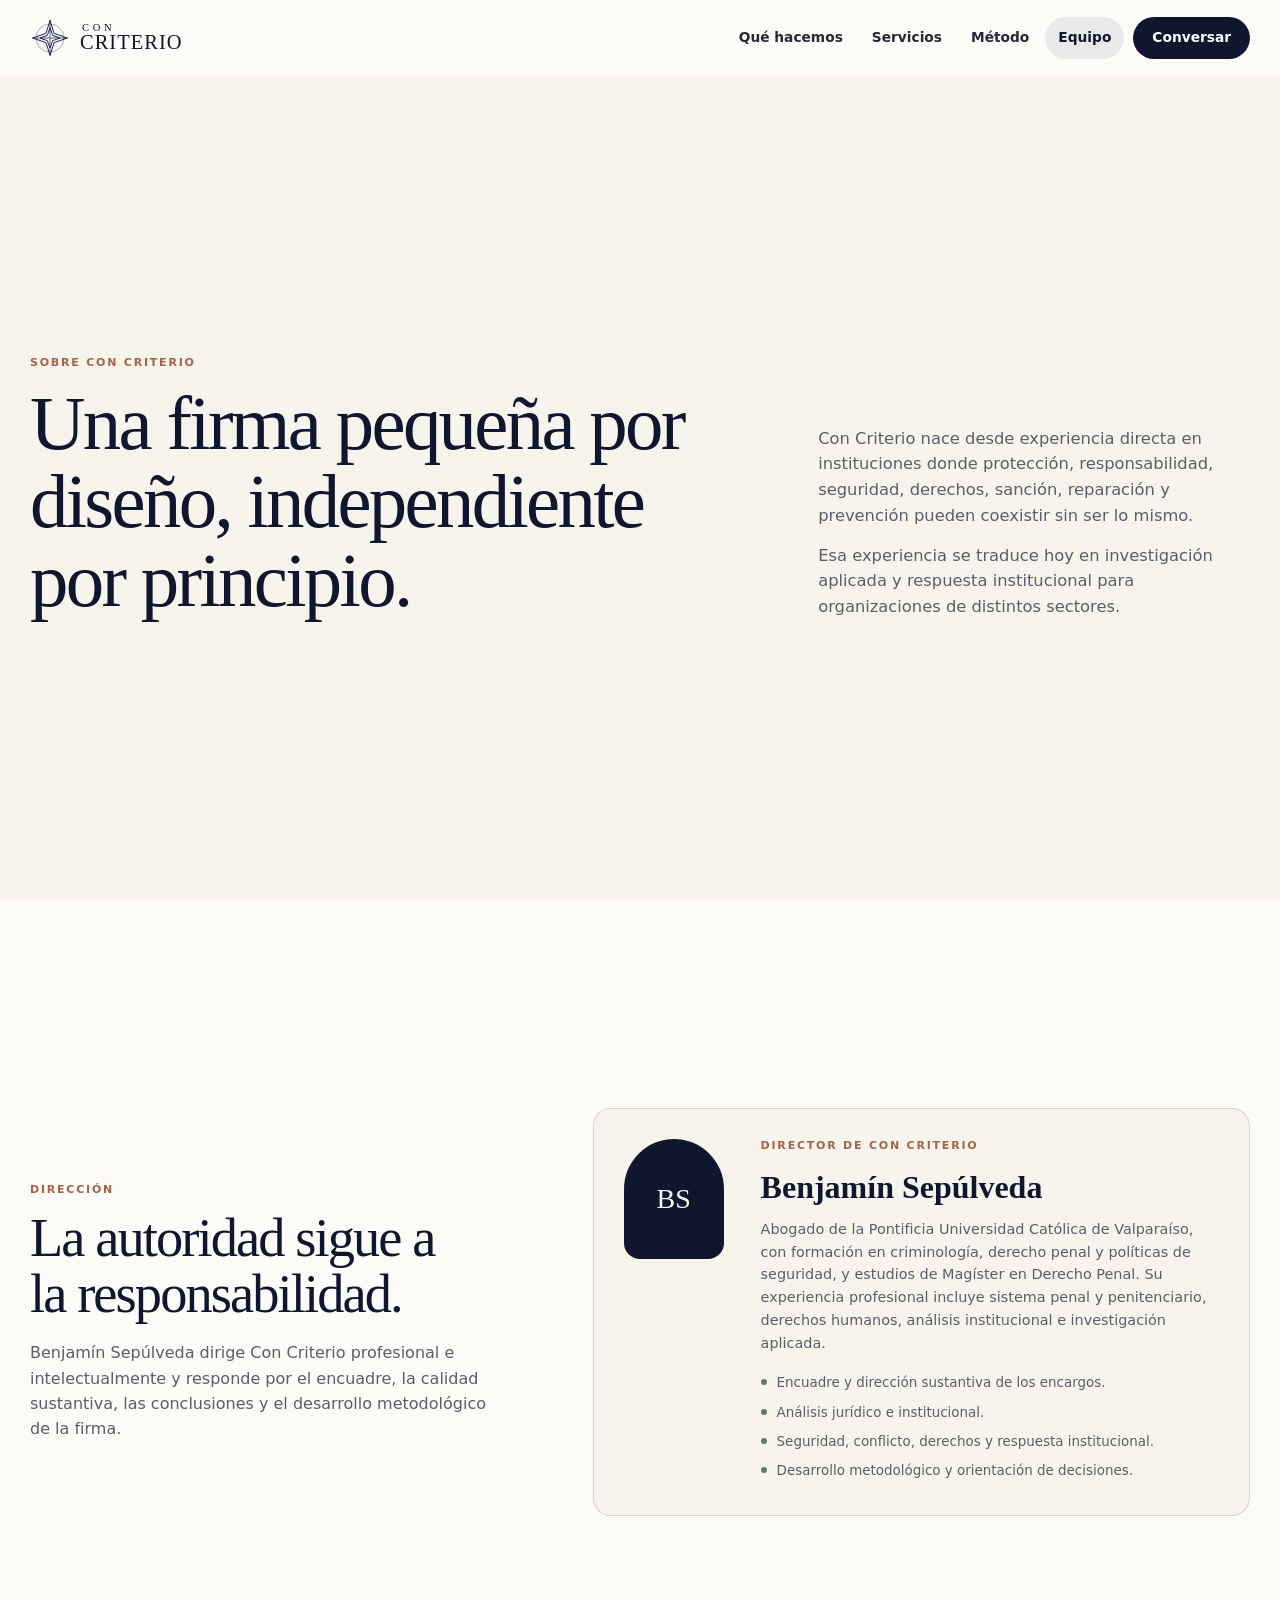
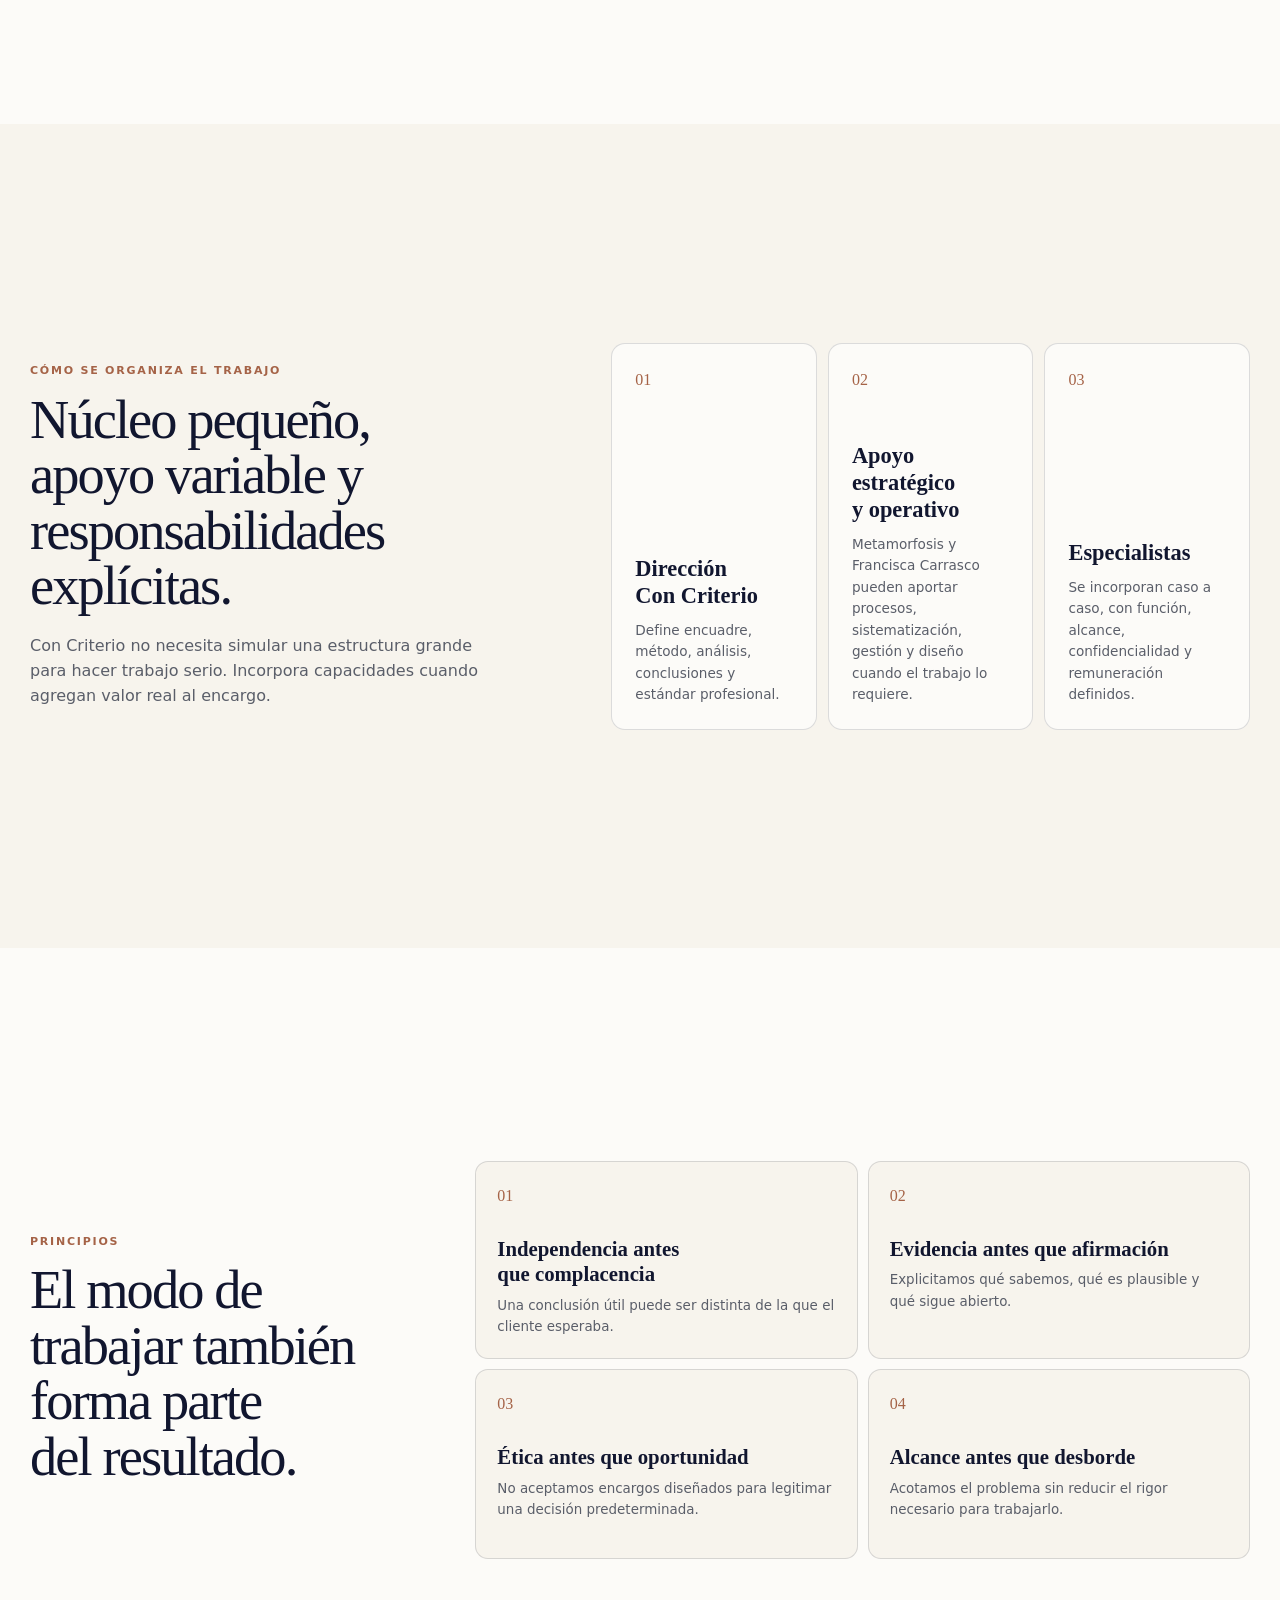
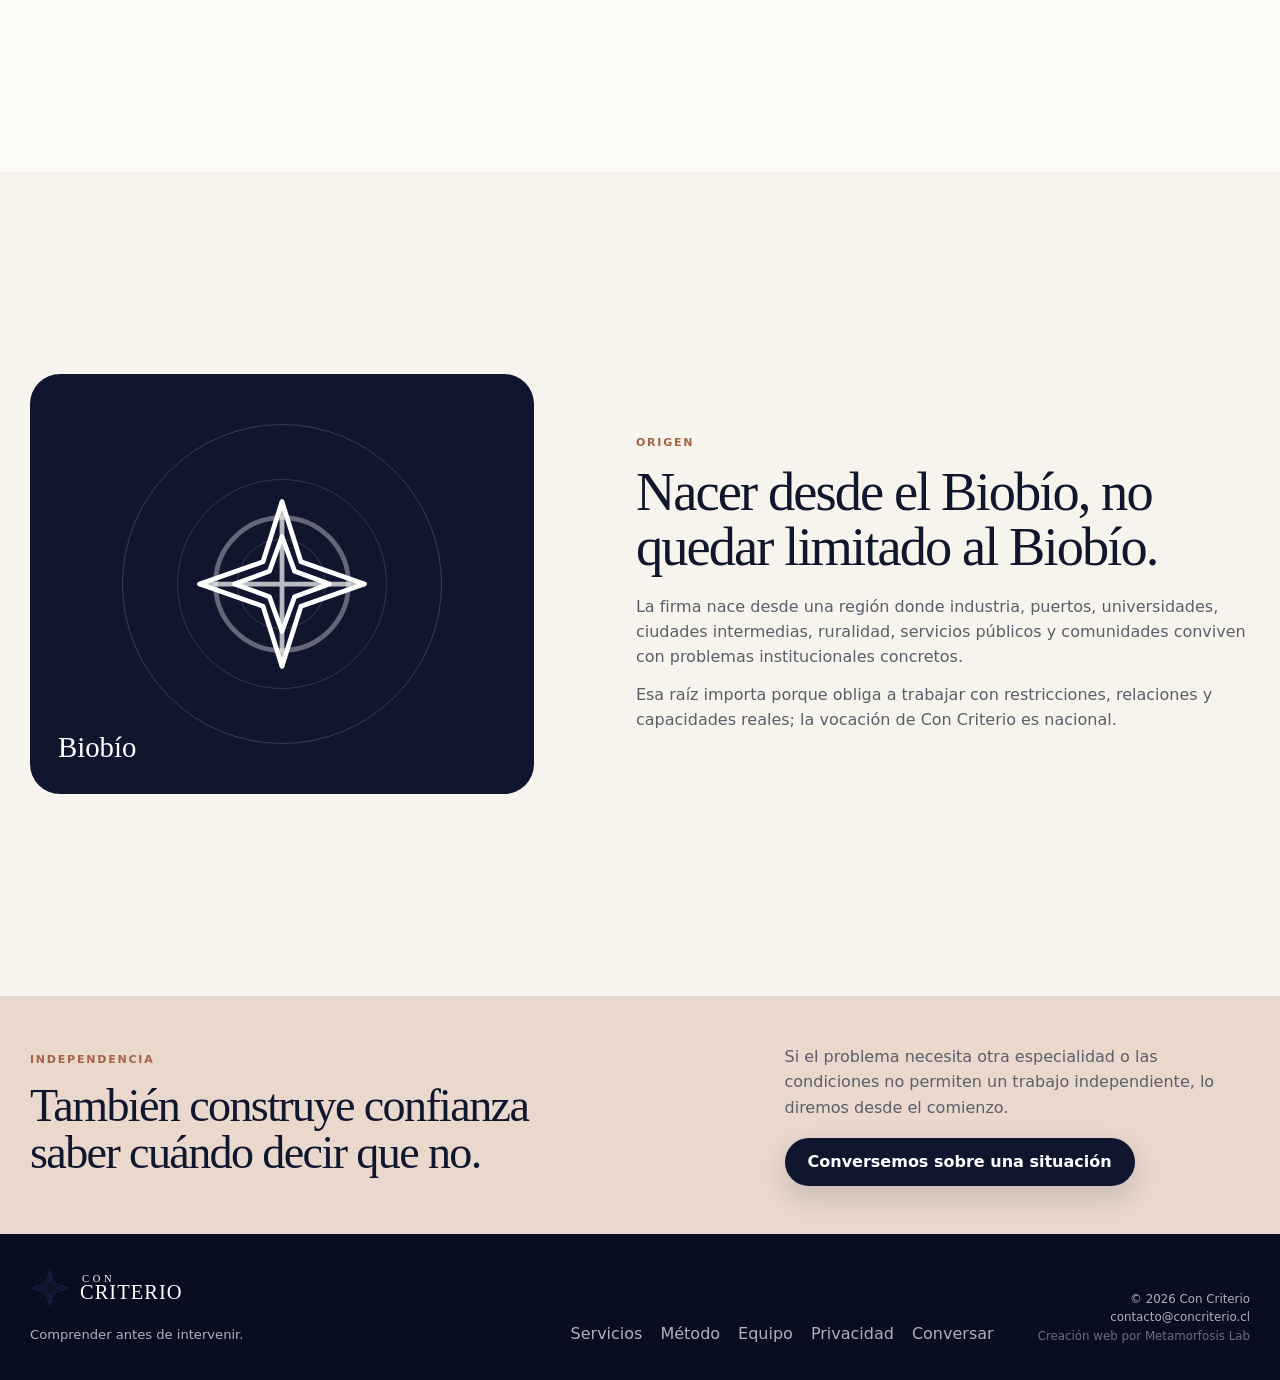
<file: nosotros.html>
<!doctype html>
<html lang="es-CL" data-page="about">
<head>
  <meta charset="utf-8">
  <meta name="viewport" content="width=device-width, initial-scale=1">
  <meta name="author" content="Con Criterio">
  <meta name="theme-color" content="#11162f">
  <meta name="referrer" content="strict-origin-when-cross-origin">
  <meta name="robots" content="index, follow, max-image-preview:large">
  <link rel="icon" href="assets/favicon.svg" type="image/svg+xml">
  <link rel="manifest" href="site.webmanifest">
  <meta property="og:locale" content="es_CL">
  <meta property="og:site_name" content="Con Criterio">
  <meta property="og:type" content="website">
  <meta property="og:image" content="https://www.concriterio.cl/assets/og-concriterio.png">
  <meta property="og:image:width" content="1200">
  <meta property="og:image:height" content="630">
  <meta property="og:image:alt" content="Con Criterio — comprender antes de intervenir">
  <meta name="twitter:card" content="summary_large_image">
  <meta name="twitter:image" content="https://www.concriterio.cl/assets/og-concriterio.png">
  <script>document.documentElement.classList.add("js");</script>
  <link rel="stylesheet" href="css/styles.css?v=20260729-cc1">
  <script src="js/main.js?v=20260729-cc1" defer></script>
  <title>Equipo y origen | Con Criterio</title>
  <meta name="description" content="Con Criterio es una firma independiente dirigida por Benjamín Sepúlveda, nacida desde el Biobío y apoyada por una red variable de capacidades especializadas.">
  <link rel="canonical" href="https://www.concriterio.cl/nosotros.html">
  <meta property="og:title" content="Equipo y origen | Con Criterio">
  <meta property="og:description" content="Dirección profesional clara, independencia y una red de apoyo según cada encargo.">
  <meta property="og:url" content="https://www.concriterio.cl/nosotros.html">
  <meta name="twitter:title" content="Equipo y origen | Con Criterio">
  <meta name="twitter:description" content="Dirección profesional clara, independencia y una red de apoyo según cada encargo.">
</head>
<body>
  <a class="skip-link" href="#contenido">Saltar al contenido principal</a>
  <header class="site-header" data-header>
    <nav class="nav shell" aria-label="Navegación principal">
      <a class="brand" href="./" aria-label="Con Criterio, inicio">
        <span class="brand-mark" aria-hidden="true"><img src="assets/compass.svg" alt="" width="40" height="40"></span>
        <span class="brand-text"><span>Con</span><strong>Criterio</strong></span>
      </a>
      <button class="nav-toggle" type="button" aria-label="Abrir menú" aria-expanded="false" aria-controls="menu-principal">
        <span></span><span></span><span></span>
      </button>
      <ul class="nav-menu" id="menu-principal" data-menu>
        <li><a data-nav="home" href="./#cuando">Qué hacemos</a></li>
        <li><a data-nav="services" href="servicios.html">Servicios</a></li>
        <li><a data-nav="method" href="metodo.html">Método</a></li>
        <li><a data-nav="about" href="nosotros.html">Equipo</a></li>
        <li><a class="nav-cta" href="./#contacto">Conversar</a></li>
      </ul>
    </nav>
  </header>
  <main id="contenido">
    <section class="page-hero screen-section">
      <div class="shell page-hero-grid"><div class="reveal"><p class="eyebrow">Sobre Con Criterio</p><h1>Una firma pequeña por diseño, independiente por principio.</h1></div><div class="page-hero-copy reveal"><p>Con Criterio nace desde experiencia directa en instituciones donde protección, responsabilidad, seguridad, derechos, sanción, reparación y prevención pueden coexistir sin ser lo mismo.</p><p>Esa experiencia se traduce hoy en investigación aplicada y respuesta institucional para organizaciones de distintos sectores.</p></div></div>
    </section>

    <section class="section screen-section leadership-section" aria-labelledby="leadership-title">
      <div class="shell leadership-layout">
        <div class="section-heading reveal"><p class="section-kicker">Dirección</p><h2 id="leadership-title">La autoridad sigue a la responsabilidad.</h2><p>Benjamín Sepúlveda dirige Con Criterio profesional e intelectualmente y responde por el encuadre, la calidad sustantiva, las conclusiones y el desarrollo metodológico de la firma.</p></div>
        <article class="full-person reveal"><div class="full-monogram">BS</div><div><p class="person-role">Director de Con Criterio</p><h3>Benjamín Sepúlveda</h3><p>Abogado de la Pontificia Universidad Católica de Valparaíso, con formación en criminología, derecho penal y políticas de seguridad, y estudios de Magíster en Derecho Penal. Su experiencia profesional incluye sistema penal y penitenciario, derechos humanos, análisis institucional e investigación aplicada.</p><ul><li>Encuadre y dirección sustantiva de los encargos.</li><li>Análisis jurídico e institucional.</li><li>Seguridad, conflicto, derechos y respuesta institucional.</li><li>Desarrollo metodológico y orientación de decisiones.</li></ul></div></article>
      </div>
    </section>

    <section class="section screen-section operating-model" aria-labelledby="model-title">
      <div class="shell operating-layout"><div class="section-heading reveal"><p class="section-kicker">Cómo se organiza el trabajo</p><h2 id="model-title">Núcleo pequeño, apoyo variable y responsabilidades explícitas.</h2><p>Con Criterio no necesita simular una estructura grande para hacer trabajo serio. Incorpora capacidades cuando agregan valor real al encargo.</p></div><div class="operating-grid reveal"><article><span>01</span><h3>Dirección Con Criterio</h3><p>Define encuadre, método, análisis, conclusiones y estándar profesional.</p></article><article><span>02</span><h3>Apoyo estratégico y operativo</h3><p>Metamorfosis y Francisca Carrasco pueden aportar procesos, sistematización, gestión y diseño cuando el trabajo lo requiere.</p></article><article><span>03</span><h3>Especialistas</h3><p>Se incorporan caso a caso, con función, alcance, confidencialidad y remuneración definidos.</p></article></div></div>
    </section>

    <section class="section screen-section identity-section" aria-labelledby="identity-title">
      <div class="shell identity-layout"><div class="section-heading reveal"><p class="section-kicker">Principios</p><h2 id="identity-title">El modo de trabajar también forma parte del resultado.</h2></div><div class="identity-principles reveal"><article><span>01</span><h3>Independencia antes que complacencia</h3><p>Una conclusión útil puede ser distinta de la que el cliente esperaba.</p></article><article><span>02</span><h3>Evidencia antes que afirmación</h3><p>Explicitamos qué sabemos, qué es plausible y qué sigue abierto.</p></article><article><span>03</span><h3>Ética antes que oportunidad</h3><p>No aceptamos encargos diseñados para legitimar una decisión predeterminada.</p></article><article><span>04</span><h3>Alcance antes que desborde</h3><p>Acotamos el problema sin reducir el rigor necesario para trabajarlo.</p></article></div></div>
    </section>

    <section class="section screen-section origin-section" aria-labelledby="origin-title">
      <div class="shell origin-layout"><div class="origin-visual reveal" aria-hidden="true"><div class="origin-rings"></div><img src="assets/compass.svg" alt="" width="190" height="190"><span>Biobío</span></div><div class="section-heading reveal"><p class="section-kicker">Origen</p><h2 id="origin-title">Nacer desde el Biobío, no quedar limitado al Biobío.</h2><p>La firma nace desde una región donde industria, puertos, universidades, ciudades intermedias, ruralidad, servicios públicos y comunidades conviven con problemas institucionales concretos.</p><p>Esa raíz importa porque obliga a trabajar con restricciones, relaciones y capacidades reales; la vocación de Con Criterio es nacional.</p></div></div>
    </section>

    <section class="cta-band"><div class="shell cta-band-layout"><div><p class="section-kicker">Independencia</p><h2>También construye confianza saber cuándo decir que no.</h2></div><div><p>Si el problema necesita otra especialidad o las condiciones no permiten un trabajo independiente, lo diremos desde el comienzo.</p><a class="button button-primary" href="./#contacto">Conversemos sobre una situación</a></div></div></section>
  </main>
  <footer class="site-footer">
    <div class="shell footer-grid">
      <div class="footer-brand-block">
        <a class="brand footer-brand" href="./" aria-label="Con Criterio, inicio">
          <span class="brand-mark" aria-hidden="true"><img src="assets/compass.svg" alt="" width="38" height="38"></span>
          <span class="brand-text"><span>Con</span><strong>Criterio</strong></span>
        </a>
        <p>Comprender antes de intervenir.</p>
      </div>
      <div class="footer-links" aria-label="Enlaces del pie de página">
        <a href="servicios.html">Servicios</a>
        <a href="metodo.html">Método</a>
        <a href="nosotros.html">Equipo</a>
        <a href="privacidad.html">Privacidad</a>
        <a href="./#contacto">Conversar</a>
      </div>
      <p class="footer-meta">© <span id="year"></span> Con Criterio<br><a href="mailto:contacto@concriterio.cl">contacto@concriterio.cl</a><br><span class="footer-credit">Creación web por Metamorfosis Lab</span></p>
    </div>
  </footer>
</body>
</html>
</file>
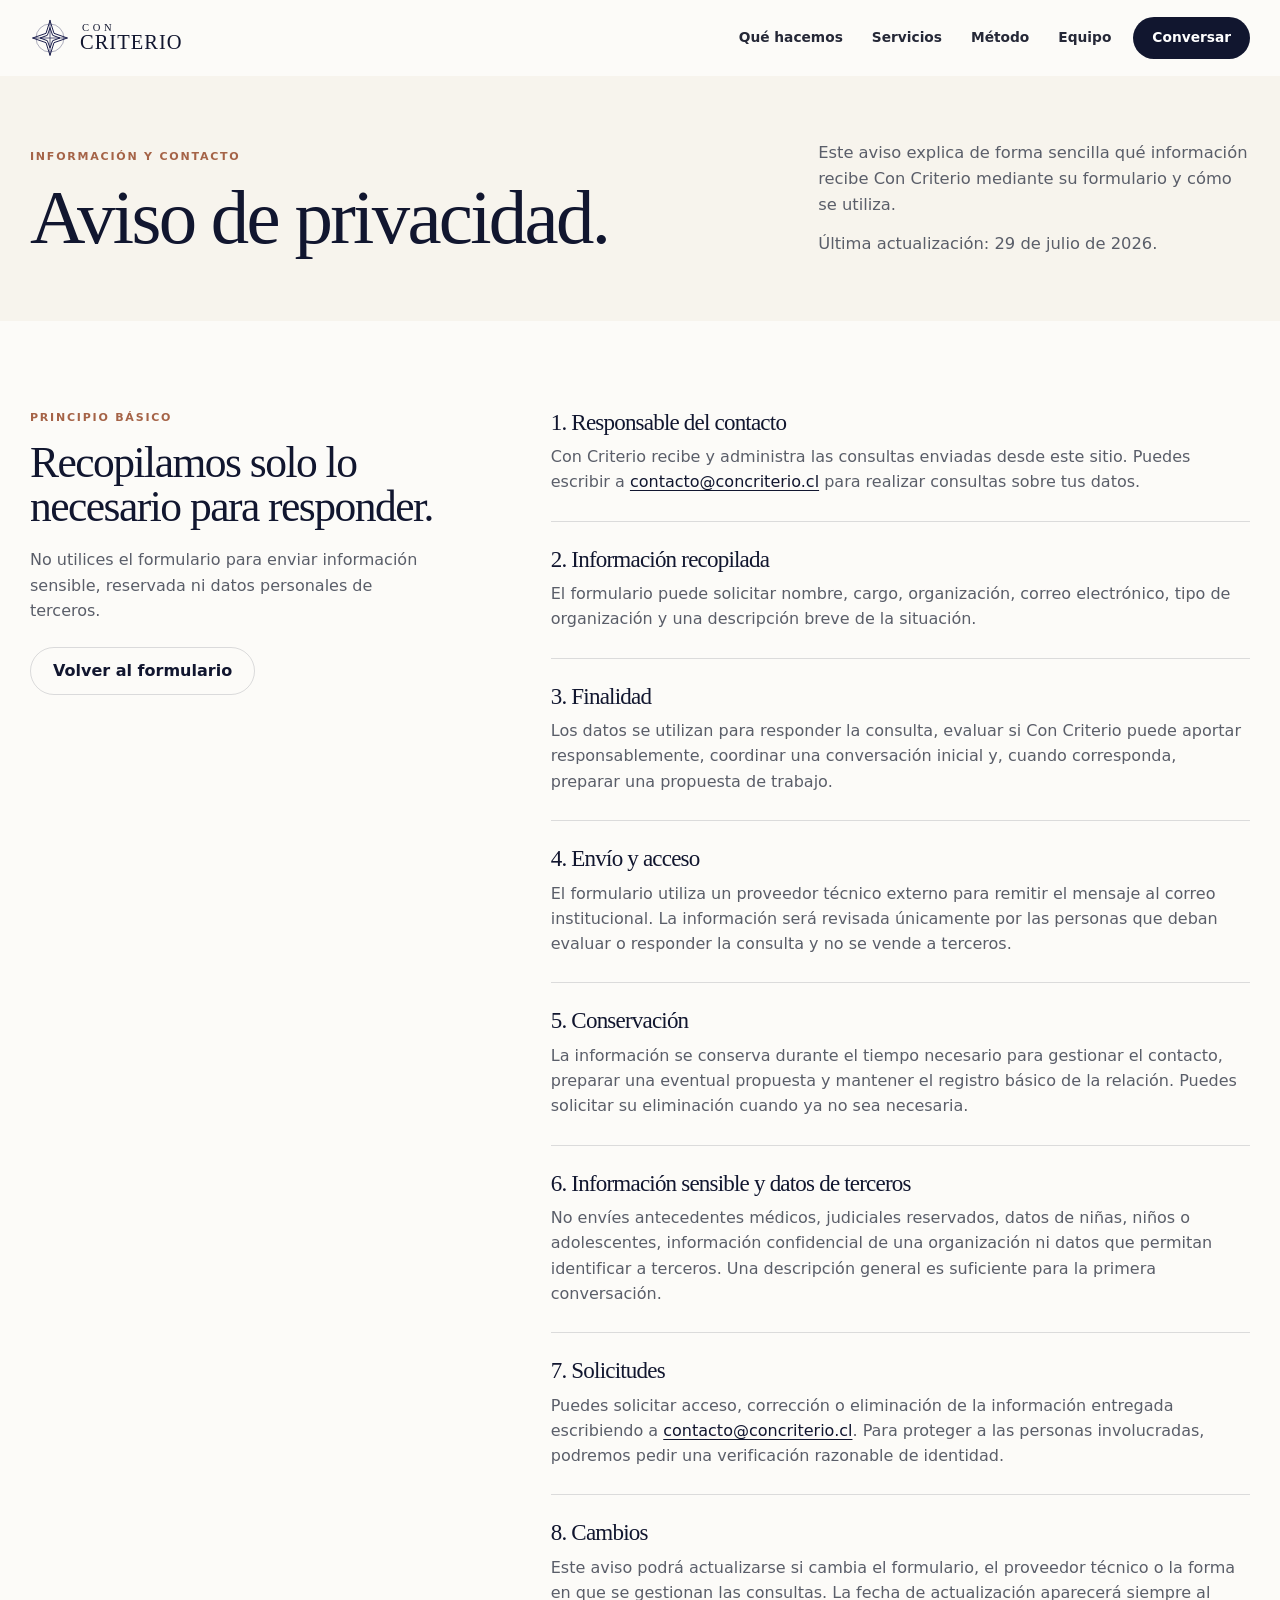
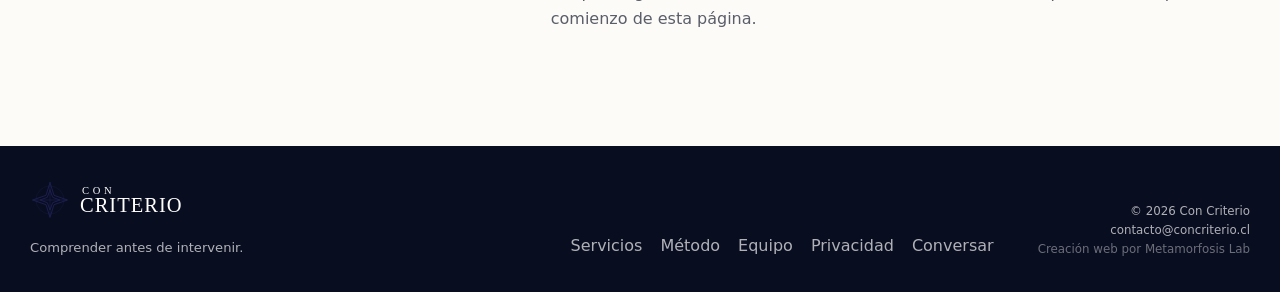
<file: privacidad.html>
<!doctype html>
<html lang="es-CL" data-page="privacy">
<head>
  <meta charset="utf-8">
  <meta name="viewport" content="width=device-width, initial-scale=1">
  <meta name="author" content="Con Criterio">
  <meta name="theme-color" content="#11162f">
  <meta name="referrer" content="strict-origin-when-cross-origin">
  <meta name="robots" content="index, follow">
  <link rel="icon" href="assets/favicon.svg" type="image/svg+xml">
  <link rel="manifest" href="site.webmanifest">
  <meta property="og:locale" content="es_CL">
  <meta property="og:site_name" content="Con Criterio">
  <meta property="og:type" content="website">
  <meta property="og:image" content="https://www.concriterio.cl/assets/og-concriterio.png">
  <meta property="og:image:width" content="1200">
  <meta property="og:image:height" content="630">
  <meta property="og:image:alt" content="Con Criterio — comprender antes de intervenir">
  <meta name="twitter:card" content="summary_large_image">
  <meta name="twitter:image" content="https://www.concriterio.cl/assets/og-concriterio.png">
  <script>document.documentElement.classList.add("js");</script>
  <link rel="stylesheet" href="css/styles.css?v=20260729-cc1">
  <script src="js/main.js?v=20260729-cc1" defer></script>
  <title>Aviso de privacidad | Con Criterio</title>
  <meta name="description" content="Información sobre el uso de los datos enviados mediante el formulario de contacto de Con Criterio.">
  <link rel="canonical" href="https://www.concriterio.cl/privacidad.html">
  <meta property="og:title" content="Aviso de privacidad | Con Criterio">
  <meta property="og:description" content="Cómo se utilizan los datos enviados a Con Criterio.">
  <meta property="og:url" content="https://www.concriterio.cl/privacidad.html">
  <meta name="twitter:title" content="Aviso de privacidad | Con Criterio">
  <meta name="twitter:description" content="Cómo se utilizan los datos enviados a Con Criterio.">
</head>
<body>
  <a class="skip-link" href="#contenido">Saltar al contenido principal</a>
  <header class="site-header" data-header>
    <nav class="nav shell" aria-label="Navegación principal">
      <a class="brand" href="./" aria-label="Con Criterio, inicio">
        <span class="brand-mark" aria-hidden="true"><img src="assets/compass.svg" alt="" width="40" height="40"></span>
        <span class="brand-text"><span>Con</span><strong>Criterio</strong></span>
      </a>
      <button class="nav-toggle" type="button" aria-label="Abrir menú" aria-expanded="false" aria-controls="menu-principal">
        <span></span><span></span><span></span>
      </button>
      <ul class="nav-menu" id="menu-principal" data-menu>
        <li><a data-nav="home" href="./#cuando">Qué hacemos</a></li>
        <li><a data-nav="services" href="servicios.html">Servicios</a></li>
        <li><a data-nav="method" href="metodo.html">Método</a></li>
        <li><a data-nav="about" href="nosotros.html">Equipo</a></li>
        <li><a class="nav-cta" href="./#contacto">Conversar</a></li>
      </ul>
    </nav>
  </header>
  <main id="contenido">
    <section class="page-hero page-hero-compact"><div class="shell page-hero-grid"><div class="reveal"><p class="eyebrow">Información y contacto</p><h1>Aviso de privacidad.</h1></div><div class="page-hero-copy reveal"><p>Este aviso explica de forma sencilla qué información recibe Con Criterio mediante su formulario y cómo se utiliza.</p><p>Última actualización: 29 de julio de 2026.</p></div></div></section>
    <section class="section privacy-section"><div class="shell privacy-layout"><aside class="privacy-summary reveal"><p class="section-kicker">Principio básico</p><h2>Recopilamos solo lo necesario para responder.</h2><p>No utilices el formulario para enviar información sensible, reservada ni datos personales de terceros.</p><a class="button button-secondary" href="./#contacto">Volver al formulario</a></aside><div class="privacy-content reveal">
      <section><h2>1. Responsable del contacto</h2><p>Con Criterio recibe y administra las consultas enviadas desde este sitio. Puedes escribir a <a href="mailto:contacto@concriterio.cl">contacto@concriterio.cl</a> para realizar consultas sobre tus datos.</p></section>
      <section><h2>2. Información recopilada</h2><p>El formulario puede solicitar nombre, cargo, organización, correo electrónico, tipo de organización y una descripción breve de la situación.</p></section>
      <section><h2>3. Finalidad</h2><p>Los datos se utilizan para responder la consulta, evaluar si Con Criterio puede aportar responsablemente, coordinar una conversación inicial y, cuando corresponda, preparar una propuesta de trabajo.</p></section>
      <section><h2>4. Envío y acceso</h2><p>El formulario utiliza un proveedor técnico externo para remitir el mensaje al correo institucional. La información será revisada únicamente por las personas que deban evaluar o responder la consulta y no se vende a terceros.</p></section>
      <section><h2>5. Conservación</h2><p>La información se conserva durante el tiempo necesario para gestionar el contacto, preparar una eventual propuesta y mantener el registro básico de la relación. Puedes solicitar su eliminación cuando ya no sea necesaria.</p></section>
      <section><h2>6. Información sensible y datos de terceros</h2><p>No envíes antecedentes médicos, judiciales reservados, datos de niñas, niños o adolescentes, información confidencial de una organización ni datos que permitan identificar a terceros. Una descripción general es suficiente para la primera conversación.</p></section>
      <section><h2>7. Solicitudes</h2><p>Puedes solicitar acceso, corrección o eliminación de la información entregada escribiendo a <a href="mailto:contacto@concriterio.cl">contacto@concriterio.cl</a>. Para proteger a las personas involucradas, podremos pedir una verificación razonable de identidad.</p></section>
      <section><h2>8. Cambios</h2><p>Este aviso podrá actualizarse si cambia el formulario, el proveedor técnico o la forma en que se gestionan las consultas. La fecha de actualización aparecerá siempre al comienzo de esta página.</p></section>
    </div></div></section>
  </main>
  <footer class="site-footer">
    <div class="shell footer-grid">
      <div class="footer-brand-block">
        <a class="brand footer-brand" href="./" aria-label="Con Criterio, inicio">
          <span class="brand-mark" aria-hidden="true"><img src="assets/compass.svg" alt="" width="38" height="38"></span>
          <span class="brand-text"><span>Con</span><strong>Criterio</strong></span>
        </a>
        <p>Comprender antes de intervenir.</p>
      </div>
      <div class="footer-links" aria-label="Enlaces del pie de página">
        <a href="servicios.html">Servicios</a>
        <a href="metodo.html">Método</a>
        <a href="nosotros.html">Equipo</a>
        <a href="privacidad.html">Privacidad</a>
        <a href="./#contacto">Conversar</a>
      </div>
      <p class="footer-meta">© <span id="year"></span> Con Criterio<br><a href="mailto:contacto@concriterio.cl">contacto@concriterio.cl</a><br><span class="footer-credit">Creación web por Metamorfosis Lab</span></p>
    </div>
  </footer>
</body>
</html>
</file>
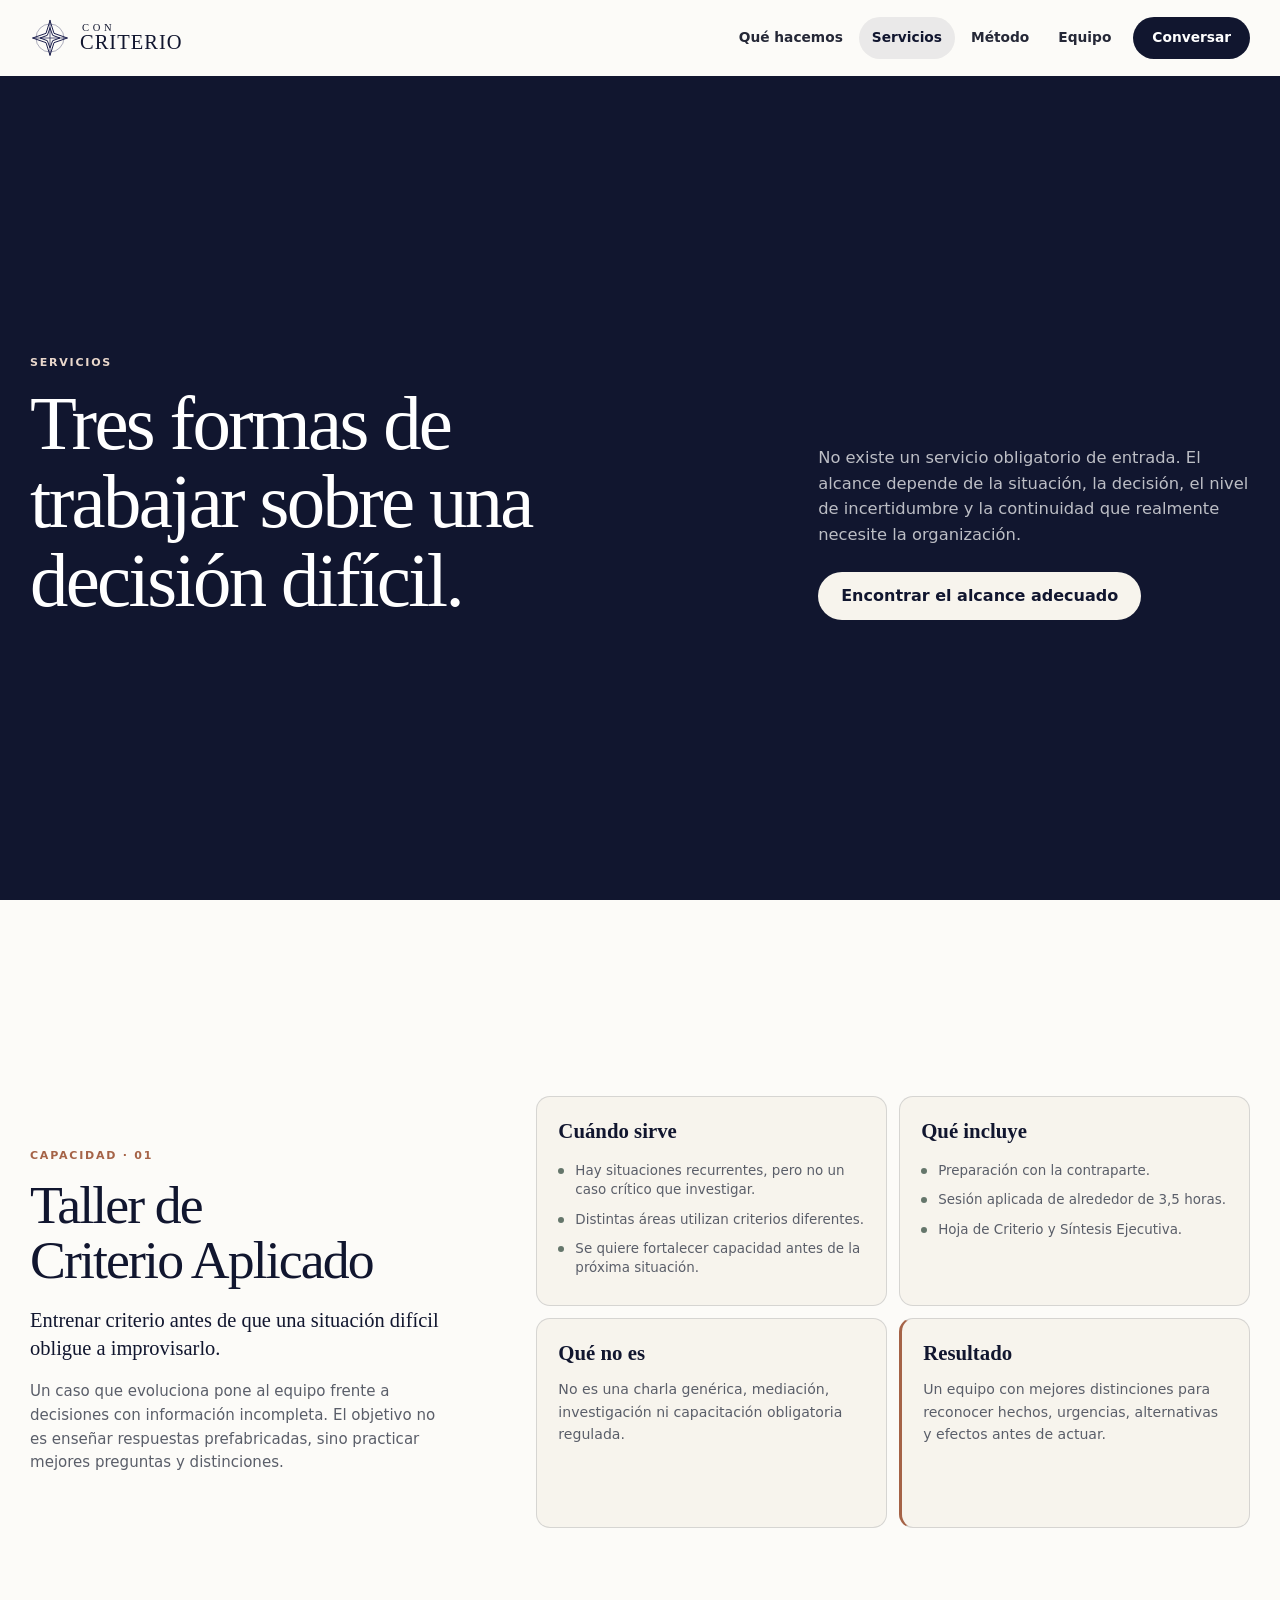
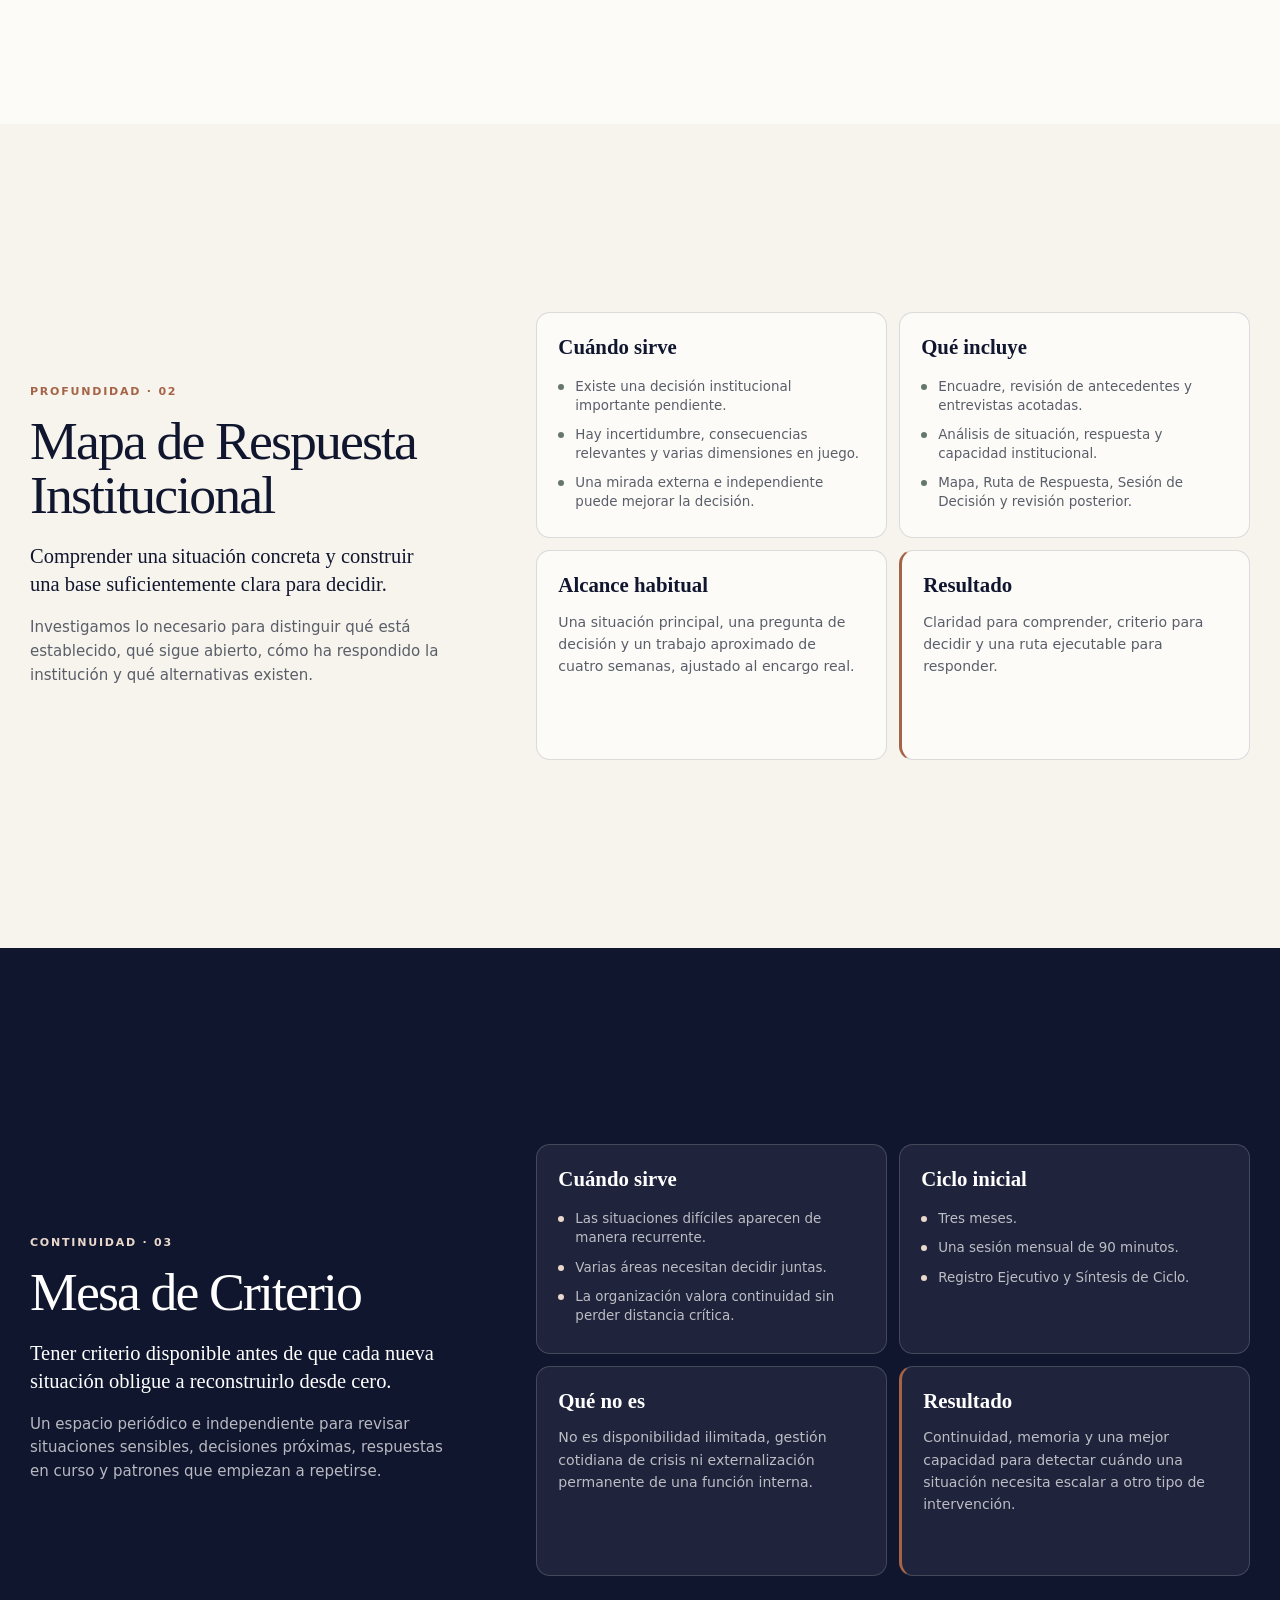
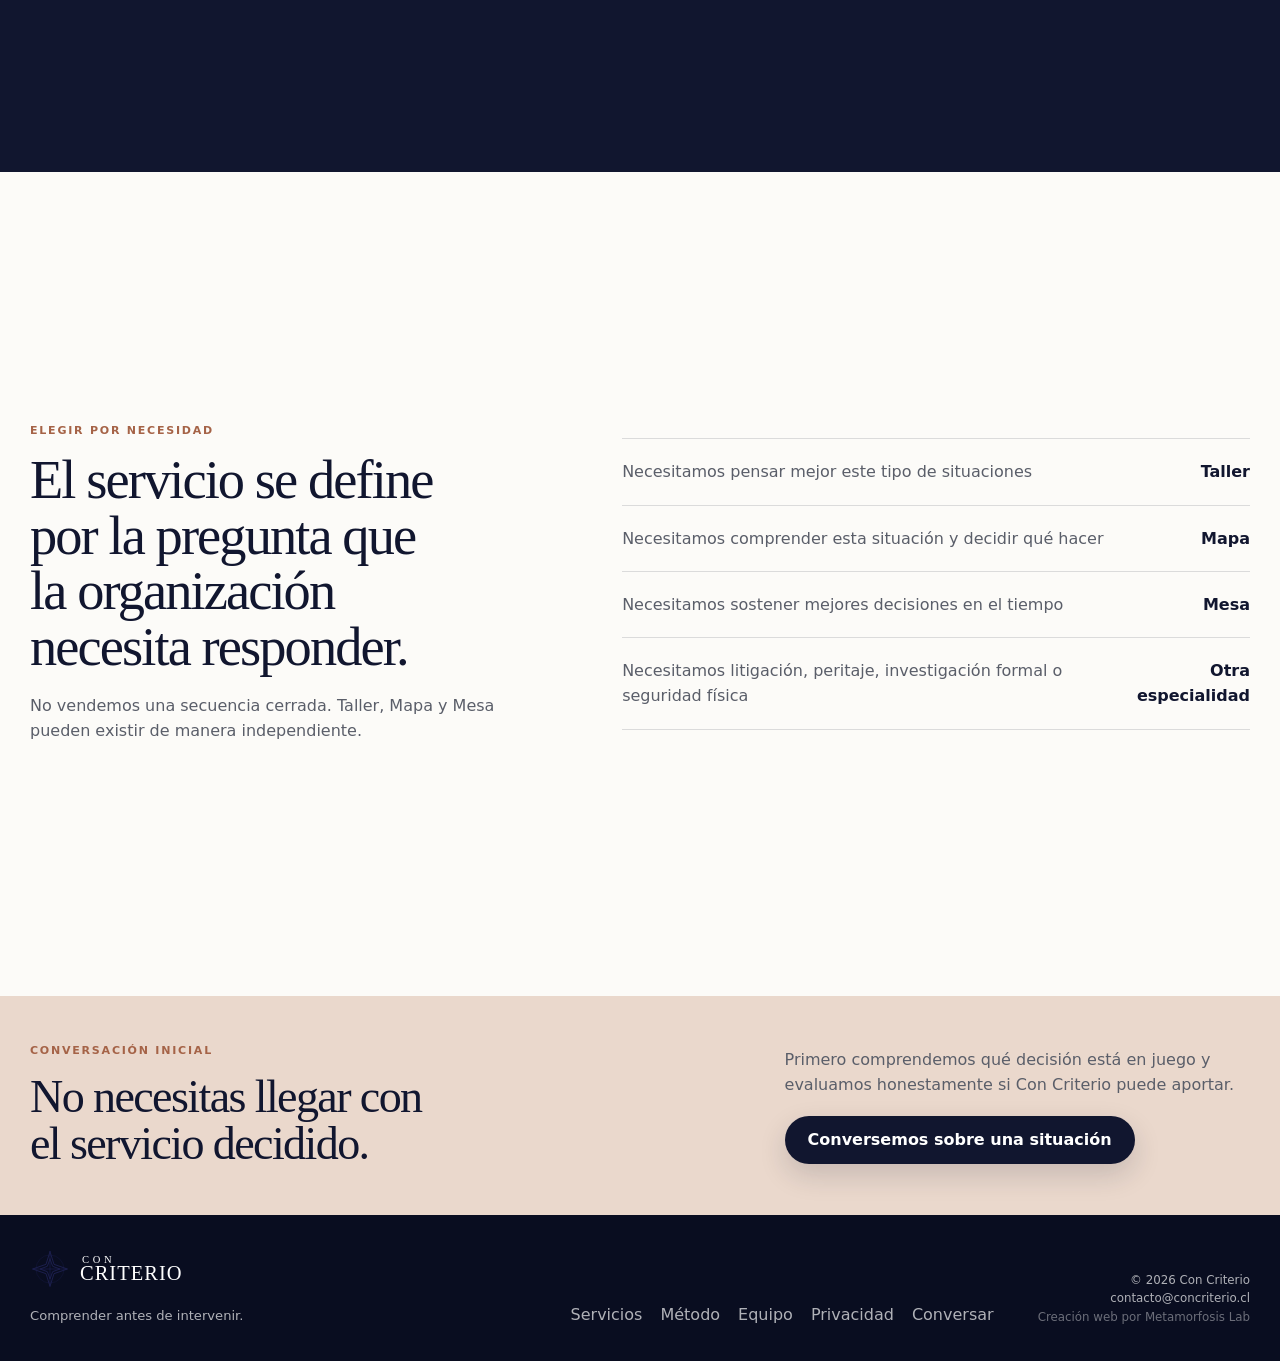
<file: servicios.html>
<!doctype html>
<html lang="es-CL" data-page="services">
<head>
  <meta charset="utf-8">
  <meta name="viewport" content="width=device-width, initial-scale=1">
  <meta name="author" content="Con Criterio">
  <meta name="theme-color" content="#11162f">
  <meta name="referrer" content="strict-origin-when-cross-origin">
  <meta name="robots" content="index, follow, max-image-preview:large">
  <link rel="icon" href="assets/favicon.svg" type="image/svg+xml">
  <link rel="manifest" href="site.webmanifest">
  <meta property="og:locale" content="es_CL">
  <meta property="og:site_name" content="Con Criterio">
  <meta property="og:type" content="website">
  <meta property="og:image" content="https://www.concriterio.cl/assets/og-concriterio.png">
  <meta property="og:image:width" content="1200">
  <meta property="og:image:height" content="630">
  <meta property="og:image:alt" content="Con Criterio — comprender antes de intervenir">
  <meta name="twitter:card" content="summary_large_image">
  <meta name="twitter:image" content="https://www.concriterio.cl/assets/og-concriterio.png">
  <script>document.documentElement.classList.add("js");</script>
  <link rel="stylesheet" href="css/styles.css?v=20260729-cc1">
  <script src="js/main.js?v=20260729-cc1" defer></script>
  <title>Servicios | Con Criterio</title>
  <meta name="description" content="Taller de Criterio Aplicado, Mapa de Respuesta Institucional y Mesa de Criterio: tres formas de fortalecer decisiones y respuestas institucionales.">
  <link rel="canonical" href="https://www.concriterio.cl/servicios.html">
  <meta property="og:title" content="Servicios | Con Criterio">
  <meta property="og:description" content="Tres servicios para capacidad, profundidad y continuidad de criterio.">
  <meta property="og:url" content="https://www.concriterio.cl/servicios.html">
  <meta name="twitter:title" content="Servicios | Con Criterio">
  <meta name="twitter:description" content="Tres servicios para capacidad, profundidad y continuidad de criterio.">
</head>
<body>
  <a class="skip-link" href="#contenido">Saltar al contenido principal</a>
  <header class="site-header" data-header>
    <nav class="nav shell" aria-label="Navegación principal">
      <a class="brand" href="./" aria-label="Con Criterio, inicio">
        <span class="brand-mark" aria-hidden="true"><img src="assets/compass.svg" alt="" width="40" height="40"></span>
        <span class="brand-text"><span>Con</span><strong>Criterio</strong></span>
      </a>
      <button class="nav-toggle" type="button" aria-label="Abrir menú" aria-expanded="false" aria-controls="menu-principal">
        <span></span><span></span><span></span>
      </button>
      <ul class="nav-menu" id="menu-principal" data-menu>
        <li><a data-nav="home" href="./#cuando">Qué hacemos</a></li>
        <li><a data-nav="services" href="servicios.html">Servicios</a></li>
        <li><a data-nav="method" href="metodo.html">Método</a></li>
        <li><a data-nav="about" href="nosotros.html">Equipo</a></li>
        <li><a class="nav-cta" href="./#contacto">Conversar</a></li>
      </ul>
    </nav>
  </header>
  <main id="contenido">
    <section class="page-hero screen-section page-hero-dark">
      <div class="shell page-hero-grid">
        <div class="reveal"><p class="eyebrow">Servicios</p><h1>Tres formas de trabajar sobre una decisión difícil.</h1></div>
        <div class="page-hero-copy reveal"><p>No existe un servicio obligatorio de entrada. El alcance depende de la situación, la decisión, el nivel de incertidumbre y la continuidad que realmente necesite la organización.</p><a class="button button-inverse" href="#selector">Encontrar el alcance adecuado</a></div>
      </div>
    </section>

    <section class="section screen-section service-detail" id="taller" aria-labelledby="taller-title">
      <div class="shell service-screen-grid">
        <div class="service-detail-intro reveal"><p class="service-label">Capacidad · 01</p><h2 id="taller-title">Taller de Criterio Aplicado</h2><p class="service-purpose">Entrenar criterio antes de que una situación difícil obligue a improvisarlo.</p><p class="service-summary">Un caso que evoluciona pone al equipo frente a decisiones con información incompleta. El objetivo no es enseñar respuestas prefabricadas, sino practicar mejores preguntas y distinciones.</p></div>
        <div class="service-compact-grid reveal">
          <article><h3>Cuándo sirve</h3><ul><li>Hay situaciones recurrentes, pero no un caso crítico que investigar.</li><li>Distintas áreas utilizan criterios diferentes.</li><li>Se quiere fortalecer capacidad antes de la próxima situación.</li></ul></article>
          <article><h3>Qué incluye</h3><ul><li>Preparación con la contraparte.</li><li>Sesión aplicada de alrededor de 3,5 horas.</li><li>Hoja de Criterio y Síntesis Ejecutiva.</li></ul></article>
          <article><h3>Qué no es</h3><p>No es una charla genérica, mediación, investigación ni capacitación obligatoria regulada.</p></article>
          <article class="service-result"><h3>Resultado</h3><p>Un equipo con mejores distinciones para reconocer hechos, urgencias, alternativas y efectos antes de actuar.</p></article>
        </div>
      </div>
    </section>

    <section class="section screen-section service-detail service-detail-featured" id="mapa" aria-labelledby="mapa-title">
      <div class="shell service-screen-grid">
        <div class="service-detail-intro reveal"><p class="service-label">Profundidad · 02</p><h2 id="mapa-title">Mapa de Respuesta Institucional</h2><p class="service-purpose">Comprender una situación concreta y construir una base suficientemente clara para decidir.</p><p class="service-summary">Investigamos lo necesario para distinguir qué está establecido, qué sigue abierto, cómo ha respondido la institución y qué alternativas existen.</p></div>
        <div class="service-compact-grid reveal">
          <article><h3>Cuándo sirve</h3><ul><li>Existe una decisión institucional importante pendiente.</li><li>Hay incertidumbre, consecuencias relevantes y varias dimensiones en juego.</li><li>Una mirada externa e independiente puede mejorar la decisión.</li></ul></article>
          <article><h3>Qué incluye</h3><ul><li>Encuadre, revisión de antecedentes y entrevistas acotadas.</li><li>Análisis de situación, respuesta y capacidad institucional.</li><li>Mapa, Ruta de Respuesta, Sesión de Decisión y revisión posterior.</li></ul></article>
          <article><h3>Alcance habitual</h3><p>Una situación principal, una pregunta de decisión y un trabajo aproximado de cuatro semanas, ajustado al encargo real.</p></article>
          <article class="service-result"><h3>Resultado</h3><p>Claridad para comprender, criterio para decidir y una ruta ejecutable para responder.</p></article>
        </div>
      </div>
    </section>

    <section class="section screen-section service-detail service-detail-dark" id="mesa" aria-labelledby="mesa-title">
      <div class="shell service-screen-grid">
        <div class="service-detail-intro reveal"><p class="service-label">Continuidad · 03</p><h2 id="mesa-title">Mesa de Criterio</h2><p class="service-purpose">Tener criterio disponible antes de que cada nueva situación obligue a reconstruirlo desde cero.</p><p class="service-summary">Un espacio periódico e independiente para revisar situaciones sensibles, decisiones próximas, respuestas en curso y patrones que empiezan a repetirse.</p></div>
        <div class="service-compact-grid reveal">
          <article><h3>Cuándo sirve</h3><ul><li>Las situaciones difíciles aparecen de manera recurrente.</li><li>Varias áreas necesitan decidir juntas.</li><li>La organización valora continuidad sin perder distancia crítica.</li></ul></article>
          <article><h3>Ciclo inicial</h3><ul><li>Tres meses.</li><li>Una sesión mensual de 90 minutos.</li><li>Registro Ejecutivo y Síntesis de Ciclo.</li></ul></article>
          <article><h3>Qué no es</h3><p>No es disponibilidad ilimitada, gestión cotidiana de crisis ni externalización permanente de una función interna.</p></article>
          <article class="service-result"><h3>Resultado</h3><p>Continuidad, memoria y una mejor capacidad para detectar cuándo una situación necesita escalar a otro tipo de intervención.</p></article>
        </div>
      </div>
    </section>

    <section class="section screen-section selection-section" id="selector" aria-labelledby="selection-title">
      <div class="shell selection-layout">
        <div class="section-heading reveal"><p class="section-kicker">Elegir por necesidad</p><h2 id="selection-title">El servicio se define por la pregunta que la organización necesita responder.</h2><p>No vendemos una secuencia cerrada. Taller, Mapa y Mesa pueden existir de manera independiente.</p></div>
        <div class="selection-table reveal">
          <div><span>Necesitamos pensar mejor este tipo de situaciones</span><strong>Taller</strong></div>
          <div><span>Necesitamos comprender esta situación y decidir qué hacer</span><strong>Mapa</strong></div>
          <div><span>Necesitamos sostener mejores decisiones en el tiempo</span><strong>Mesa</strong></div>
          <div><span>Necesitamos litigación, peritaje, investigación formal o seguridad física</span><strong>Otra especialidad</strong></div>
        </div>
      </div>
    </section>

    <section class="cta-band"><div class="shell cta-band-layout"><div><p class="section-kicker">Conversación inicial</p><h2>No necesitas llegar con el servicio decidido.</h2></div><div><p>Primero comprendemos qué decisión está en juego y evaluamos honestamente si Con Criterio puede aportar.</p><a class="button button-primary" href="./#contacto">Conversemos sobre una situación</a></div></div></section>
  </main>
  <footer class="site-footer">
    <div class="shell footer-grid">
      <div class="footer-brand-block">
        <a class="brand footer-brand" href="./" aria-label="Con Criterio, inicio">
          <span class="brand-mark" aria-hidden="true"><img src="assets/compass.svg" alt="" width="38" height="38"></span>
          <span class="brand-text"><span>Con</span><strong>Criterio</strong></span>
        </a>
        <p>Comprender antes de intervenir.</p>
      </div>
      <div class="footer-links" aria-label="Enlaces del pie de página">
        <a href="servicios.html">Servicios</a>
        <a href="metodo.html">Método</a>
        <a href="nosotros.html">Equipo</a>
        <a href="privacidad.html">Privacidad</a>
        <a href="./#contacto">Conversar</a>
      </div>
      <p class="footer-meta">© <span id="year"></span> Con Criterio<br><a href="mailto:contacto@concriterio.cl">contacto@concriterio.cl</a><br><span class="footer-credit">Creación web por Metamorfosis Lab</span></p>
    </div>
  </footer>
</body>
</html>
</file>
<file: css/styles.css>
/* Con Criterio 1.0 — sistema visual editorial institucional */
:root {
  --navy-950: #090d20;
  --navy-900: #11162f;
  --navy-800: #1a2144;
  --navy-700: #28315f;
  --ivory: #f7f4ed;
  --paper: #fcfbf8;
  --white: #ffffff;
  --warm-100: #eee9df;
  --warm-200: #ddd5c7;
  --ink: #252837;
  --ink-soft: #5a5e69;
  --ink-muted: #777a84;
  --green: #65766b;
  --green-soft: #dfe5de;
  --copper: #a56347;
  --copper-soft: #ead8cc;
  --line: rgba(17, 22, 47, .14);
  --line-light: rgba(255, 255, 255, .17);
  --shadow-sm: 0 14px 34px rgba(17, 22, 47, .07);
  --shadow-lg: 0 30px 80px rgba(9, 13, 32, .18);
  --radius-sm: 10px;
  --radius-md: 18px;
  --radius-lg: 30px;
  --shell: 1220px;
  --header-height: 76px;
  --serif: Georgia, "Times New Roman", serif;
  --sans: Inter, ui-sans-serif, system-ui, -apple-system, BlinkMacSystemFont, "Segoe UI", sans-serif;
  --ease: 220ms ease;
}

* { box-sizing: border-box; }
html { scroll-behavior: smooth; scroll-padding-top: calc(var(--header-height) + 12px); }
body {
  margin: 0;
  overflow-x: hidden;
  color: var(--ink);
  background: var(--paper);
  font-family: var(--sans);
  font-size: 16px;
  line-height: 1.58;
  text-rendering: optimizeLegibility;
  -webkit-font-smoothing: antialiased;
}
body.menu-open { overflow: hidden; }
img { display: block; max-width: 100%; }
button, input, select, textarea { font: inherit; }
a { color: inherit; }
p, h1, h2, h3, li { overflow-wrap: anywhere; }
::selection { color: var(--white); background: var(--copper); }
:focus-visible { outline: 3px solid rgba(165, 99, 71, .5); outline-offset: 4px; }

.shell { width: min(calc(100% - 44px), var(--shell)); margin-inline: auto; }
.section { position: relative; padding-block: clamp(64px, 7vw, 104px); }
.screen-section { min-height: calc(100svh - var(--header-height)); display: flex; align-items: center; }
.screen-section > .shell { width: min(calc(100% - 44px), var(--shell)); }

h1, h2 { margin: 0; color: var(--navy-900); font-family: var(--serif); font-weight: 500; letter-spacing: -.035em; line-height: 1.02; text-wrap: balance; }
h1 { font-size: clamp(3.25rem, 6.7vw, 6.75rem); }
h2 { font-size: clamp(2.35rem, 4.25vw, 4.35rem); }
h3 { margin: 0; color: var(--navy-900); font-size: clamp(1.06rem, 1.45vw, 1.38rem); line-height: 1.22; text-wrap: balance; }
p { margin: 0; }

.eyebrow, .section-kicker, .micro-label, .person-role, .service-label {
  margin: 0 0 14px;
  color: var(--copper);
  font-size: .69rem;
  font-weight: 820;
  letter-spacing: .16em;
  line-height: 1.35;
  text-transform: uppercase;
}

.section-heading { max-width: 790px; }
.section-heading > p:not(.section-kicker) { max-width: 670px; margin-top: 18px; color: var(--ink-soft); }
.section-heading.light h2, .section-heading.light h3 { color: var(--white); }
.section-heading.light > p:not(.section-kicker) { color: rgba(255,255,255,.7); }
.split-heading { max-width: none; display: grid; grid-template-columns: minmax(0, 1.08fr) minmax(280px, .7fr); gap: clamp(36px, 6vw, 86px); align-items: end; margin-bottom: clamp(28px, 4vh, 42px); }
.split-heading > p { max-width: 520px; color: var(--ink-soft); }
.split-heading.light > p { color: rgba(255,255,255,.7); }

.skip-link { position: fixed; z-index: 3000; inset: 12px auto auto 12px; padding: 10px 14px; color: var(--white); background: var(--navy-900); border-radius: 8px; transform: translateY(-170%); transition: transform var(--ease); }
.skip-link:focus { transform: translateY(0); }

.site-header {
  position: sticky;
  inset-block-start: 0;
  z-index: 1000;
  height: var(--header-height);
  background: rgba(252, 251, 248, .94);
  border-bottom: 1px solid transparent;
  backdrop-filter: blur(18px);
  -webkit-backdrop-filter: blur(18px);
  transition: background var(--ease), border-color var(--ease), box-shadow var(--ease);
}
.site-header.is-scrolled { background: rgba(252, 251, 248, .985); border-color: var(--line); box-shadow: 0 8px 28px rgba(17,22,47,.055); }
.nav { height: 100%; display: flex; align-items: center; justify-content: space-between; gap: 26px; }
.brand { display: inline-flex; align-items: center; gap: 10px; color: var(--navy-900); text-decoration: none; flex: 0 0 auto; }
.brand-mark { width: 40px; height: 40px; display: grid; place-items: center; }
.brand-mark img { width: 100%; height: 100%; }
.brand-text { display: grid; line-height: .91; text-transform: uppercase; }
.brand-text span { padding-left: 2px; font-family: var(--serif); font-size: .66rem; letter-spacing: .35em; }
.brand-text strong { font-family: var(--serif); font-size: 1.28rem; font-weight: 500; letter-spacing: .05em; }
.nav-menu { display: flex; align-items: center; gap: 3px; margin: 0; padding: 0; list-style: none; }
.nav-menu a { min-height: 42px; display: inline-flex; align-items: center; padding: 0 13px; border-radius: 999px; font-size: .86rem; font-weight: 690; text-decoration: none; transition: color var(--ease), background var(--ease); }
.nav-menu a:hover, .nav-menu a.is-active { color: var(--navy-900); background: rgba(17,22,47,.075); }
.nav-menu .nav-cta { margin-left: 6px; padding-inline: 19px; color: var(--white); background: var(--navy-900); }
.nav-menu .nav-cta:hover { color: var(--white); background: var(--copper); }
.nav-toggle { display: none; width: 44px; height: 44px; padding: 0; border: 1px solid var(--line); background: var(--paper); border-radius: 50%; cursor: pointer; }
.nav-toggle span { display: block; width: 18px; height: 2px; margin: 4px auto; background: var(--navy-900); transition: transform var(--ease), opacity var(--ease); }
.nav-toggle[aria-expanded="true"] span:nth-child(1) { transform: translateY(6px) rotate(45deg); }
.nav-toggle[aria-expanded="true"] span:nth-child(2) { opacity: 0; }
.nav-toggle[aria-expanded="true"] span:nth-child(3) { transform: translateY(-6px) rotate(-45deg); }

.button { min-height: 48px; display: inline-flex; align-items: center; justify-content: center; gap: 8px; padding: 0 22px; border: 1px solid transparent; border-radius: 999px; font-weight: 760; text-decoration: none; cursor: pointer; transition: transform var(--ease), background var(--ease), color var(--ease), border-color var(--ease), box-shadow var(--ease); }
.button:hover { transform: translateY(-2px); }
.button-primary { color: var(--white); background: var(--navy-900); box-shadow: 0 11px 28px rgba(17,22,47,.16); }
.button-primary:hover { background: var(--copper); }
.button-secondary { color: var(--navy-900); border-color: var(--line); background: transparent; }
.button-secondary:hover { color: var(--white); background: var(--navy-900); }
.button-inverse { color: var(--navy-900); background: var(--ivory); }
.button-inverse:hover { background: var(--white); }
.text-link, .card-link { display: inline-flex; align-items: center; gap: 8px; color: var(--navy-900); font-size: .91rem; font-weight: 780; text-decoration: none; }
.text-link span, .card-link span { transition: transform var(--ease); }
.text-link:hover span, .card-link:hover span { transform: translateX(5px); }

/* Home */
.hero { position: relative; overflow: hidden; background: linear-gradient(135deg, var(--paper) 0%, var(--ivory) 58%, #efe9de 100%); }
.hero-grid-lines { position: absolute; inset: 0; opacity: .42; background-image: linear-gradient(rgba(17,22,47,.045) 1px, transparent 1px), linear-gradient(90deg, rgba(17,22,47,.045) 1px, transparent 1px); background-size: 68px 68px; mask-image: linear-gradient(to right, black, transparent 82%); }
.hero-layout { position: relative; display: grid; grid-template-columns: minmax(0, 1.2fr) minmax(330px, .68fr); gap: clamp(42px, 7vw, 100px); align-items: center; padding-block: clamp(42px, 7vh, 72px); }
.hero-copy { max-width: 820px; }
.hero h1 { max-width: 790px; font-size: clamp(3.35rem, 6.45vw, 6.35rem); }
.hero-lead { max-width: 750px; margin-top: 24px; color: var(--ink-soft); font-size: clamp(1.05rem, 1.45vw, 1.24rem); line-height: 1.5; }
.hero-actions { display: flex; flex-wrap: wrap; align-items: center; gap: 20px; margin-top: 30px; }
.hero-origin { margin-top: 26px; color: var(--green); font-size: .8rem; font-weight: 730; letter-spacing: .08em; text-transform: uppercase; }
.decision-panel { position: relative; overflow: hidden; min-height: 470px; display: flex; flex-direction: column; justify-content: flex-end; padding: 30px; color: var(--white); background: var(--navy-900); border-radius: var(--radius-lg); box-shadow: var(--shadow-lg); }
.decision-panel::before { content: ""; position: absolute; inset: 0; background: radial-gradient(circle at 72% 22%, rgba(234,216,204,.13), transparent 36%); }
.decision-panel > * { position: relative; z-index: 1; }
.decision-mark { position: absolute; top: 26px; right: 28px; opacity: .9; }
.decision-mark img { filter: brightness(0) invert(1); }
.decision-panel .micro-label { color: var(--copper-soft); }
.decision-title { max-width: 390px; color: var(--white); font-family: var(--serif); font-size: clamp(2rem, 3.1vw, 3rem); line-height: 1.04; }
.decision-sequence { display: grid; gap: 8px; margin-top: 22px; }
.decision-sequence span { display: flex; gap: 8px; align-items: baseline; color: rgba(255,255,255,.73); font-size: .93rem; }
.decision-sequence strong { color: var(--white); }
.decision-note { margin-top: 22px; padding-top: 18px; color: var(--copper-soft); border-top: 1px solid var(--line-light); font-family: var(--serif); font-size: 1.15rem; }

.recognition-section { background: var(--paper); }
.recognition-grid { display: grid; grid-template-columns: repeat(3, minmax(0,1fr)); gap: 13px; }
.signal-card { min-height: 156px; padding: 22px; background: var(--ivory); border: 1px solid var(--line); border-radius: 15px; }
.signal-card span { color: var(--copper); font-family: var(--serif); font-size: .95rem; }
.signal-card h3 { margin-top: 14px; font-family: var(--serif); font-size: 1.32rem; }
.signal-card p { margin-top: 8px; color: var(--ink-soft); font-size: .9rem; line-height: 1.48; }

.framework-section { background: var(--ivory); }
.framework-layout { display: grid; grid-template-columns: minmax(0,.78fr) minmax(550px,1.2fr); gap: clamp(52px, 8vw, 110px); align-items: center; }
.framework-section .text-link { margin-top: 24px; }
.framework-grid { display: grid; grid-template-columns: repeat(3, minmax(0,1fr)); gap: 12px; }
.framework-grid article { min-height: 330px; display: flex; flex-direction: column; padding: 28px 24px; background: var(--paper); border: 1px solid var(--line); border-radius: var(--radius-md); box-shadow: var(--shadow-sm); }
.framework-grid span { color: var(--copper); font-family: var(--serif); }
.framework-grid h3 { margin-top: auto; padding-top: 62px; font-family: var(--serif); font-size: clamp(1.55rem, 2vw, 2rem); }
.framework-grid p { margin-top: 12px; color: var(--ink-soft); }

.services-preview { background: var(--paper); }
.service-grid { display: grid; grid-template-columns: repeat(3, minmax(0,1fr)); gap: 14px; align-items: stretch; }
.service-card { min-height: 395px; display: flex; flex-direction: column; padding: 26px; background: var(--ivory); border: 1px solid var(--line); border-radius: var(--radius-md); box-shadow: 0 10px 30px rgba(17,22,47,.035); }
.service-card.service-featured { color: var(--white); background: var(--navy-900); box-shadow: var(--shadow-lg); }
.service-card.service-featured h3, .service-card.service-featured .card-link, .service-card.service-featured dd { color: var(--white); }
.service-card.service-featured > p { color: rgba(255,255,255,.72); }
.service-topline { min-height: 28px; display: flex; justify-content: space-between; gap: 12px; align-items: center; }
.service-number { color: var(--copper); font-family: var(--serif); }
.service-featured .service-number { color: var(--copper-soft); }
.service-tag { padding: 5px 9px; color: var(--navy-900); background: var(--copper-soft); border-radius: 999px; font-size: .62rem; font-weight: 800; letter-spacing: .06em; text-transform: uppercase; }
.service-card h3 { margin-top: 24px; font-family: var(--serif); font-size: clamp(1.55rem, 2.1vw, 2.05rem); }
.service-card > p { margin-top: 14px; color: var(--ink-soft); font-size: .94rem; }
.service-meta { margin: auto 0 19px; padding-top: 24px; }
.service-meta div { display: grid; gap: 2px; padding: 9px 0; border-top: 1px solid var(--line); }
.service-featured .service-meta div { border-color: var(--line-light); }
.service-meta dt { color: var(--ink-muted); font-size: .64rem; font-weight: 780; letter-spacing: .08em; text-transform: uppercase; }
.service-featured .service-meta dt { color: rgba(255,255,255,.5); }
.service-meta dd { margin: 0; color: var(--navy-900); font-size: .9rem; font-weight: 720; }

.response-section { color: var(--white); background: var(--navy-950); }
.response-section h2 { color: var(--white); }
.response-section .section-kicker { color: var(--copper-soft); }
.response-section .section-heading > p:not(.section-kicker) { color: rgba(255,255,255,.7); }
.response-layout { display: grid; grid-template-columns: minmax(0,.8fr) minmax(500px,1fr); gap: clamp(60px, 8vw, 115px); align-items: center; }
.response-list { border-top: 1px solid var(--line-light); }
.response-list article { display: grid; grid-template-columns: 170px 1fr; gap: 24px; align-items: baseline; padding: 17px 0; border-bottom: 1px solid var(--line-light); }
.response-list span { color: var(--copper-soft); font-family: var(--serif); font-size: 1.45rem; }
.response-list p { color: rgba(255,255,255,.8); font-size: 1.06rem; }

.method-preview { color: var(--white); background: var(--navy-900); overflow: hidden; }
.method-preview h2, .method-preview h3 { color: var(--white); }
.method-preview .section-kicker { color: var(--copper-soft); }
.method-route { position: relative; display: grid; grid-template-columns: repeat(6, minmax(0,1fr)); gap: 0; margin: 0; padding: 0; list-style: none; }
.method-route::before { content: ""; position: absolute; top: 20px; right: 3%; left: 3%; height: 1px; background: rgba(255,255,255,.22); }
.method-route li { position: relative; z-index: 1; padding-right: 18px; }
.method-route li > span { width: 40px; height: 40px; display: grid; place-items: center; color: var(--navy-900); background: var(--ivory); border-radius: 50%; font-family: var(--serif); font-size: .8rem; }
.method-route h3 { margin-top: 19px; font-size: 1rem; }
.method-route p { margin-top: 7px; color: rgba(255,255,255,.63); font-size: .8rem; line-height: 1.42; }
.method-footer { display: flex; align-items: center; justify-content: space-between; gap: 24px; margin-top: 38px; padding-top: 24px; border-top: 1px solid var(--line-light); }
.method-footer span { color: var(--copper-soft); font-family: var(--serif); font-size: 1.35rem; }

.safeguards { color: var(--white); background: var(--navy-950); }
.safeguards h2 { color: var(--white); }
.safeguards .section-kicker { color: var(--copper-soft); }
.safeguards-layout { display: grid; grid-template-columns: minmax(0,.85fr) minmax(520px,1fr); gap: clamp(60px, 8vw, 110px); align-items: center; }
.safeguard-grid { display: grid; grid-template-columns: 1fr 1fr; gap: 12px; }
.safeguard-grid article { min-height: 180px; padding: 22px; background: rgba(255,255,255,.055); border: 1px solid var(--line-light); border-radius: 15px; }
.safeguard-grid span { color: var(--copper-soft); font-family: var(--serif); }
.safeguard-grid p { margin-top: 36px; color: rgba(255,255,255,.78); }

.team-preview { background: var(--ivory); }
.team-layout { display: grid; grid-template-columns: minmax(0,.75fr) minmax(470px,1fr); gap: 20px clamp(50px,8vw,100px); align-items: center; }
.team-copy > p:not(.section-kicker) { margin-top: 18px; color: var(--ink-soft); }
.team-copy .text-link { margin-top: 24px; }
.director-card { display: grid; grid-template-columns: 90px 1fr; gap: 24px; padding: 30px; background: var(--paper); border: 1px solid var(--line); border-radius: var(--radius-md); box-shadow: var(--shadow-sm); }
.person-monogram { width: 80px; height: 96px; display: grid; place-items: center; color: var(--ivory); background: var(--navy-900); border-radius: 40px 40px 14px 14px; font-family: var(--serif); font-size: 1.45rem; }
.director-card h3 { font-family: var(--serif); font-size: 1.9rem; }
.director-card p:last-child { margin-top: 13px; color: var(--ink-soft); font-size: .92rem; }
.origin-strip { grid-column: 1 / -1; display: grid; grid-template-columns: 180px 1fr; gap: 24px; padding: 18px 22px; color: var(--white); background: var(--green); border-radius: 14px; }
.origin-strip strong { font-family: var(--serif); font-size: 1.25rem; }
.origin-strip span { color: rgba(255,255,255,.8); }

.contact-process-section { background: var(--paper); }
.process-grid { display: grid; grid-template-columns: repeat(3,minmax(0,1fr)); gap: 14px; margin: 0; padding: 0; list-style: none; }
.process-grid li { min-height: 220px; padding: 24px; background: var(--ivory); border: 1px solid var(--line); border-radius: var(--radius-md); }
.process-grid li > span { display: grid; place-items: center; width: 38px; height: 38px; color: var(--white); background: var(--navy-900); border-radius: 50%; font-family: var(--serif); }
.process-grid h3 { margin-top: 38px; font-family: var(--serif); font-size: 1.5rem; }
.process-grid p { margin-top: 10px; color: var(--ink-soft); font-size: .92rem; }

.contact { background: var(--ivory); }
.contact-layout { display: grid; grid-template-columns: minmax(0,.7fr) minmax(520px,1fr); gap: clamp(48px,7vw,90px); align-items: center; }
.contact-copy > p:not(.section-kicker) { margin-top: 18px; color: var(--ink-soft); }
.contact-points { display: grid; gap: 8px; margin: 24px 0; padding: 0; list-style: none; }
.contact-points li { position: relative; padding-left: 22px; color: var(--navy-900); font-weight: 680; }
.contact-points li::before { content: ""; position: absolute; top: .68em; left: 0; width: 8px; height: 8px; background: var(--green); border-radius: 50%; }
.direct-contact { font-size: .9rem; }
.direct-contact a { color: var(--navy-900); text-decoration-thickness: 1px; text-underline-offset: 3px; }
.contact-form { padding: 24px; background: var(--paper); border: 1px solid var(--line); border-radius: var(--radius-md); box-shadow: var(--shadow-sm); }
.form-row { display: grid; grid-template-columns: 1fr 1fr; gap: 12px; }
.field { display: grid; gap: 6px; margin-bottom: 10px; }
.field label { color: var(--navy-900); font-size: .76rem; font-weight: 780; }
.field label span { color: var(--ink-muted); font-weight: 600; }
.field input, .field select, .field textarea { width: 100%; min-height: 43px; padding: 10px 11px; color: var(--ink); background: var(--white); border: 1px solid var(--line); border-radius: 9px; outline: none; transition: border-color var(--ease), box-shadow var(--ease); }
.field textarea { min-height: 88px; resize: vertical; }
.field input:focus, .field select:focus, .field textarea:focus { border-color: var(--copper); box-shadow: 0 0 0 3px rgba(165,99,71,.1); }
.consent-field { display: grid; grid-template-columns: 18px 1fr; gap: 9px; align-items: start; margin: 3px 0 14px; color: var(--ink-soft); font-size: .72rem; cursor: pointer; }
.consent-field input { width: 16px; height: 16px; margin-top: 2px; accent-color: var(--navy-900); }
.consent-field a, .form-note a, .privacy-content a { color: var(--navy-900); text-decoration-thickness: 1px; text-underline-offset: 3px; }
.form-button { width: 100%; }
.form-note, .form-status { margin-top: 9px; color: var(--ink-muted); font-size: .69rem; }
.form-status { min-height: 18px; color: var(--navy-900); font-weight: 700; }
.form-status.is-error { color: #87323a; }
.form-status.is-success { color: #496454; }
.honeypot { position: absolute !important; left: -9999px !important; width: 1px !important; height: 1px !important; opacity: 0 !important; }

/* Páginas interiores */
.page-hero { background: var(--ivory); }
.page-hero > .shell { padding-block: clamp(44px, 7vh, 70px); }
.page-hero-dark { color: var(--white); background: var(--navy-900); }
.page-hero-dark h1 { color: var(--white); }
.page-hero-dark .eyebrow { color: var(--copper-soft); }
.page-hero-grid { display: grid; grid-template-columns: minmax(0,1.08fr) minmax(330px,.68fr); gap: clamp(48px,8vw,110px); align-items: end; }
.page-hero h1 { font-size: clamp(3.2rem,6vw,5.9rem); }
.page-hero-copy { align-self: end; }
.page-hero-copy p { color: var(--ink-soft); font-size: 1.02rem; }
.page-hero-dark .page-hero-copy p { color: rgba(255,255,255,.72); }
.page-hero-copy p + p { margin-top: 14px; }
.page-hero-copy .button { margin-top: 24px; }
.page-hero-compact { min-height: 0; }
.page-hero-compact > .shell { padding-block: 64px; }

.service-detail { background: var(--paper); }
.service-detail-featured { background: var(--ivory); }
.service-detail-dark { color: var(--white); background: var(--navy-900); }
.service-detail-dark h2, .service-detail-dark h3 { color: var(--white); }
.service-detail-dark .service-label { color: var(--copper-soft); }
.service-screen-grid { display: grid; grid-template-columns: minmax(320px,.73fr) minmax(620px,1.25fr); gap: clamp(48px,7vw,90px); align-items: center; }
.service-detail-intro h2 { font-size: clamp(2.65rem,4.2vw,4.25rem); }
.service-purpose { margin-top: 20px; color: var(--navy-900); font-family: var(--serif); font-size: 1.28rem; line-height: 1.36; }
.service-detail-dark .service-purpose { color: var(--white); }
.service-summary { margin-top: 17px; color: var(--ink-soft); font-size: .94rem; }
.service-detail-dark .service-summary { color: rgba(255,255,255,.7); }
.service-compact-grid { display: grid; grid-template-columns: 1fr 1fr; gap: 12px; }
.service-compact-grid article { min-height: 210px; padding: 21px; background: var(--ivory); border: 1px solid var(--line); border-radius: 14px; }
.service-detail-featured .service-compact-grid article { background: var(--paper); }
.service-detail-dark .service-compact-grid article { background: rgba(255,255,255,.06); border-color: var(--line-light); }
.service-compact-grid h3 { font-family: var(--serif); font-size: 1.3rem; }
.service-compact-grid p { margin-top: 13px; color: var(--ink-soft); font-size: .88rem; }
.service-detail-dark .service-compact-grid p { color: rgba(255,255,255,.7); }
.service-compact-grid ul { margin: 13px 0 0; padding: 0; list-style: none; }
.service-compact-grid li { position: relative; padding: 5px 0 5px 17px; color: var(--ink-soft); font-size: .84rem; line-height: 1.42; }
.service-compact-grid li::before { content: ""; position: absolute; left: 0; top: 12px; width: 6px; height: 6px; background: var(--green); border-radius: 50%; }
.service-detail-dark .service-compact-grid li { color: rgba(255,255,255,.7); }
.service-detail-dark .service-compact-grid li::before { background: var(--copper-soft); }
.service-result { border-left: 3px solid var(--copper) !important; }

.selection-section { background: var(--paper); }
.selection-layout { display: grid; grid-template-columns: minmax(0,.78fr) minmax(500px,1fr); gap: clamp(60px,8vw,110px); align-items: center; }
.selection-table { border-top: 1px solid var(--line); }
.selection-table div { display: flex; justify-content: space-between; gap: 28px; padding: 20px 0; border-bottom: 1px solid var(--line); }
.selection-table span { color: var(--ink-soft); }
.selection-table strong { color: var(--navy-900); text-align: right; }

.analytic-frame { background: var(--ivory); }
.method-detail { background: var(--paper); }
.method-detail-grid { display: grid; grid-template-columns: repeat(3,minmax(0,1fr)); gap: 10px; margin: 0; padding: 0; list-style: none; }
.method-detail-grid li { display: grid; grid-template-columns: 38px 1fr; gap: 13px; min-height: 155px; padding: 19px; background: var(--ivory); border: 1px solid var(--line); border-radius: 13px; }
.method-detail-grid li > span { display: grid; place-items: center; width: 34px; height: 34px; color: var(--white); background: var(--navy-900); border-radius: 50%; font-family: var(--serif); font-size: .75rem; }
.method-detail-grid h3 { font-family: var(--serif); font-size: 1.23rem; }
.method-detail-grid p { margin-top: 8px; color: var(--ink-soft); font-size: .84rem; }

.evidence-section { background: var(--ivory); }
.evidence-layout { display: grid; grid-template-columns: minmax(0,.8fr) minmax(520px,1fr); gap: clamp(58px,8vw,110px); align-items: center; }
.evidence-levels { display: grid; gap: 10px; }
.evidence-levels article { padding: 22px; background: var(--paper); border: 1px solid var(--line); border-radius: 13px; }
.evidence-levels strong { color: var(--navy-900); font-family: var(--serif); font-size: 1.35rem; font-weight: 500; }
.evidence-levels p { margin-top: 7px; color: var(--ink-soft); font-size: .9rem; }

.quality-section { color: var(--white); background: var(--navy-900); }
.quality-section h2 { color: var(--white); }
.quality-section .section-kicker { color: var(--copper-soft); }
.quality-layout { display: grid; grid-template-columns: minmax(0,.82fr) minmax(520px,1fr); gap: clamp(60px,8vw,110px); align-items: center; }
.quality-cloud { display: flex; flex-wrap: wrap; gap: 10px; align-content: center; }
.quality-cloud span { padding: 12px 16px; color: var(--white); background: rgba(255,255,255,.075); border: 1px solid var(--line-light); border-radius: 999px; font-family: var(--serif); font-size: 1.18rem; }

.leadership-section { background: var(--paper); }
.leadership-layout { display: grid; grid-template-columns: minmax(0,.7fr) minmax(560px,1fr); gap: clamp(54px,8vw,105px); align-items: center; }
.full-person { display: grid; grid-template-columns: 110px 1fr; gap: 27px; padding: 30px; background: var(--ivory); border: 1px solid var(--line); border-radius: var(--radius-md); }
.full-monogram { width: 100px; height: 120px; display: grid; place-items: center; color: var(--ivory); background: var(--navy-900); border-radius: 50px 50px 16px 16px; font-family: var(--serif); font-size: 1.75rem; }
.full-person h3 { font-family: var(--serif); font-size: 2rem; }
.full-person p:not(.person-role) { margin-top: 11px; color: var(--ink-soft); font-size: .9rem; }
.full-person ul { margin: 14px 0 0; padding: 0; list-style: none; }
.full-person li { position: relative; padding: 4px 0 4px 16px; color: var(--ink-soft); font-size: .84rem; }
.full-person li::before { content: ""; position: absolute; left: 0; top: 11px; width: 6px; height: 6px; background: var(--green); border-radius: 50%; }

.operating-model { background: var(--ivory); }
.operating-layout { display: grid; grid-template-columns: minmax(0,.75fr) minmax(570px,1fr); gap: clamp(54px,8vw,105px); align-items: center; }
.operating-grid { display: grid; grid-template-columns: repeat(3,minmax(0,1fr)); gap: 11px; }
.operating-grid article { min-height: 300px; display: flex; flex-direction: column; padding: 23px; background: var(--paper); border: 1px solid var(--line); border-radius: 14px; }
.operating-grid span { color: var(--copper); font-family: var(--serif); }
.operating-grid h3 { margin-top: auto; padding-top: 50px; font-family: var(--serif); font-size: 1.4rem; }
.operating-grid p { margin-top: 10px; color: var(--ink-soft); font-size: .85rem; }

.identity-section { background: var(--paper); }
.identity-layout { display: grid; grid-template-columns: minmax(0,.62fr) minmax(650px,1.35fr); gap: clamp(52px,7vw,90px); align-items: center; }
.identity-principles { display: grid; grid-template-columns: 1fr 1fr; gap: 10px; }
.identity-principles article { min-height: 190px; padding: 21px; background: var(--ivory); border: 1px solid var(--line); border-radius: 13px; }
.identity-principles span { color: var(--copper); font-family: var(--serif); }
.identity-principles h3 { margin-top: 28px; font-family: var(--serif); font-size: 1.3rem; }
.identity-principles p { margin-top: 8px; color: var(--ink-soft); font-size: .84rem; }

.origin-section { background: var(--ivory); }
.origin-layout { display: grid; grid-template-columns: minmax(390px,.82fr) minmax(0,1fr); gap: clamp(60px,8vw,110px); align-items: center; }
.origin-visual { position: relative; min-height: 420px; display: grid; place-items: center; overflow: hidden; color: var(--white); background: var(--navy-900); border-radius: var(--radius-lg); }
.origin-visual img { position: relative; z-index: 2; filter: brightness(0) invert(1); }
.origin-rings { position: absolute; width: 320px; height: 320px; border: 1px solid rgba(255,255,255,.17); border-radius: 50%; }
.origin-rings::before, .origin-rings::after { content: ""; position: absolute; inset: 17%; border: 1px solid rgba(255,255,255,.14); border-radius: 50%; }
.origin-rings::after { inset: 36%; }
.origin-visual span { position: absolute; left: 28px; bottom: 24px; z-index: 3; font-family: var(--serif); font-size: 1.8rem; }
.origin-section .section-heading p + p { margin-top: 12px; }

.cta-band { padding-block: 48px; background: var(--copper-soft); }
.cta-band-layout { display: grid; grid-template-columns: minmax(0,1fr) minmax(320px,.7fr); gap: clamp(40px,7vw,90px); align-items: center; }
.cta-band h2 { font-size: clamp(2rem,3.6vw,3.5rem); }
.cta-band-layout > div:last-child > p { margin-bottom: 18px; color: var(--ink-soft); }

/* Privacidad */
.privacy-section { background: var(--paper); }
.privacy-layout { display: grid; grid-template-columns: minmax(280px,.58fr) minmax(0,1fr); gap: clamp(55px,9vw,120px); align-items: start; }
.privacy-summary { position: sticky; top: calc(var(--header-height) + 28px); }
.privacy-summary h2 { font-size: clamp(2rem,3.4vw,3.35rem); }
.privacy-summary > p:not(.section-kicker) { margin-top: 19px; color: var(--ink-soft); }
.privacy-summary .button { margin-top: 24px; }
.privacy-content section { padding: 0 0 26px; margin: 0 0 26px; border-bottom: 1px solid var(--line); }
.privacy-content section:last-child { margin-bottom: 0; border-bottom: 0; }
.privacy-content h2 { font-size: clamp(1.3rem,1.8vw,1.7rem); }
.privacy-content p { margin-top: 10px; color: var(--ink-soft); }

/* Footer */
.site-footer { padding-block: 34px; color: rgba(255,255,255,.68); background: var(--navy-950); }
.footer-grid { display: grid; grid-template-columns: 1fr auto auto; gap: 44px; align-items: end; }
.footer-brand { color: var(--white); }
.footer-brand-block > p { margin-top: 10px; font-size: .82rem; }
.footer-links { display: flex; flex-wrap: wrap; gap: 18px; }
.footer-links a, .footer-meta a { text-decoration: none; }
.footer-links a:hover, .footer-meta a:hover { color: var(--white); }
.footer-meta { font-size: .74rem; text-align: right; }
.footer-credit { color: rgba(255,255,255,.4); }

/* Animaciones */
.js .reveal { opacity: 0; transform: translateY(16px); transition: opacity 520ms ease, transform 520ms ease; }
.js .reveal.is-visible { opacity: 1; transform: none; }

/* Tablet */
@media (max-width: 1080px) {
  :root { --header-height: 70px; }
  .screen-section { min-height: auto; }
  .section { padding-block: 72px; }
  .nav-toggle { display: block; position: relative; z-index: 1002; flex: 0 0 auto; }
  .nav-menu {
    position: absolute;
    top: 100%;
    right: 0;
    left: 0;
    display: grid;
    gap: 4px;
    max-height: 0;
    margin: 0;
    padding: 0 22px;
    overflow: hidden;
    visibility: hidden;
    background: var(--paper);
    border-top: 1px solid var(--line);
    border-bottom: 1px solid transparent;
    box-shadow: 0 20px 40px rgba(17,22,47,.1);
    opacity: 0;
    transform: translateY(-6px);
    transition: max-height 260ms ease, opacity 180ms ease, transform 180ms ease, visibility 180ms ease, padding 260ms ease, border-color 260ms ease;
  }
  .nav-menu.is-open {
    max-height: calc(100dvh - var(--header-height));
    padding-block: 14px 20px;
    overflow-y: auto;
    visibility: visible;
    border-bottom-color: var(--line);
    opacity: 1;
    transform: none;
  }
  .nav-menu a { width: 100%; min-height: 48px; justify-content: flex-start; padding-inline: 14px; border-radius: 10px; }
  .nav-menu .nav-cta { margin: 8px 0 0; justify-content: center; }

  .hero-layout, .page-hero-grid, .framework-layout, .response-layout, .safeguards-layout, .team-layout, .contact-layout,
  .service-screen-grid, .selection-layout, .evidence-layout, .quality-layout, .leadership-layout, .operating-layout,
  .identity-layout, .origin-layout, .privacy-layout { grid-template-columns: minmax(0,1fr); }
  .hero-layout { padding-block: 54px 66px; }
  .decision-panel { min-height: 360px; }
  .recognition-grid, .service-grid { grid-template-columns: repeat(2,minmax(0,1fr)); }
  .service-grid .service-card:last-child { grid-column: 1 / -1; }
  .framework-grid { grid-template-columns: repeat(3,minmax(0,1fr)); }
  .framework-grid article { min-height: 260px; }
  .response-list { margin-top: 8px; }
  .method-route { grid-template-columns: repeat(3,minmax(0,1fr)); gap: 26px 8px; }
  .method-route::before { display: none; }
  .safeguards-layout, .team-layout { gap: 42px; }
  .origin-strip { grid-column: auto; }
  .contact-layout { align-items: start; }
  .contact-form { max-width: 760px; }
  .service-compact-grid { grid-template-columns: 1fr 1fr; }
  .operating-grid { grid-template-columns: repeat(3,minmax(0,1fr)); }
  .privacy-summary { position: static; }
}

@media (max-width: 820px) {
  .shell, .screen-section > .shell { width: min(calc(100% - 32px), var(--shell)); }
  .section { padding-block: 60px; }
  h1 { font-size: clamp(2.85rem,10vw,4.4rem); }
  h2 { font-size: clamp(2.15rem,8vw,3.35rem); }
  .split-heading { grid-template-columns: 1fr; gap: 18px; margin-bottom: 30px; }
  .recognition-grid, .service-grid, .framework-grid, .safeguard-grid, .process-grid, .method-detail-grid,
  .identity-principles { grid-template-columns: 1fr 1fr; }
  .service-grid .service-card:last-child { grid-column: auto; }
  .framework-grid article { min-height: 230px; }
  .method-route { grid-template-columns: repeat(2,minmax(0,1fr)); }
  .service-screen-grid { gap: 36px; }
  .operating-grid { grid-template-columns: 1fr; }
  .operating-grid article { min-height: 0; }
  .operating-grid h3 { margin-top: 28px; padding-top: 0; }
  .origin-visual { min-height: 340px; }
  .cta-band-layout { grid-template-columns: 1fr; gap: 24px; }
  .footer-grid { grid-template-columns: 1fr; gap: 24px; align-items: start; }
  .footer-meta { text-align: left; }
}

/* Mobile */
@media (max-width: 620px) {
  :root { --header-height: 66px; }
  .shell, .screen-section > .shell { width: min(calc(100% - 28px), var(--shell)); }
  .section { padding-block: 48px; }
  h1 { font-size: clamp(2.55rem,12vw,3.65rem); }
  h2 { font-size: clamp(2rem,9.5vw,2.85rem); }
  .eyebrow, .section-kicker, .micro-label, .person-role, .service-label { margin-bottom: 11px; font-size: .62rem; }
  .brand-mark { width: 36px; height: 36px; }
  .brand-text strong { font-size: 1.14rem; }
  .nav { gap: 14px; }
  .nav-menu { padding-inline: 14px; }
  .nav-menu.is-open { padding-block: 10px 16px; }

  .hero-layout { gap: 28px; padding-block: 40px 48px; }
  .hero h1 { font-size: clamp(2.7rem,12.5vw,4rem); }
  .hero-lead { margin-top: 18px; font-size: 1rem; }
  .hero-actions { margin-top: 22px; gap: 13px; }
  .hero-actions .button { width: 100%; }
  .hero-origin { margin-top: 18px; font-size: .7rem; }
  .decision-panel { min-height: 300px; padding: 22px; border-radius: 22px; }
  .decision-mark { top: 18px; right: 18px; opacity: .3; }
  .decision-mark img { width: 105px; height: 105px; }
  .decision-title { max-width: 280px; font-size: 2rem; }
  .decision-sequence span { display: block; }

  .recognition-grid, .service-grid, .framework-grid, .safeguard-grid, .process-grid, .method-detail-grid,
  .identity-principles, .service-compact-grid { grid-template-columns: 1fr; }
  .signal-card { min-height: 0; }
  .framework-grid article { min-height: 220px; }
  .framework-grid h3 { padding-top: 38px; }
  .service-card { min-height: 0; }
  .service-meta { margin-top: 24px; }
  .response-list article { grid-template-columns: 1fr; gap: 3px; padding: 14px 0; }
  .response-list span { font-size: 1.3rem; }
  .method-route { grid-template-columns: 1fr; gap: 0; }
  .method-route li { display: grid; grid-template-columns: 40px 1fr; gap: 12px; padding: 11px 0; border-top: 1px solid var(--line-light); }
  .method-route li:last-child { border-bottom: 1px solid var(--line-light); }
  .method-route h3 { margin-top: 0; }
  .method-route p { grid-column: 2; margin-top: 0; }
  .method-footer { align-items: flex-start; flex-direction: column; }
  .director-card, .full-person { grid-template-columns: 70px 1fr; gap: 16px; padding: 20px; }
  .person-monogram { width: 64px; height: 78px; font-size: 1.15rem; }
  .full-monogram { width: 66px; height: 82px; font-size: 1.2rem; }
  .director-card h3, .full-person h3 { font-size: 1.55rem; }
  .origin-strip { grid-template-columns: 1fr; gap: 5px; }
  .process-grid li { min-height: 0; }
  .process-grid h3 { margin-top: 24px; }
  .form-row { grid-template-columns: 1fr; gap: 0; }
  .contact-form { padding: 18px; }
  .field input, .field select, .field textarea { font-size: 16px; }
  .page-hero > .shell { padding-block: 42px; }
  .page-hero h1 { font-size: clamp(2.55rem,11.5vw,3.7rem); }
  .service-purpose { font-size: 1.15rem; }
  .service-compact-grid article { min-height: 0; }
  .selection-table div { display: grid; gap: 6px; padding: 15px 0; }
  .selection-table strong { text-align: left; }
  .quality-cloud { gap: 8px; }
  .quality-cloud span { padding: 9px 12px; font-size: 1rem; }
  .origin-visual { min-height: 280px; }
  .origin-rings { width: 220px; height: 220px; }
  .origin-visual img { width: 125px; height: 125px; }
  .origin-visual span { left: 22px; bottom: 18px; font-size: 1.5rem; }
  .cta-band { padding-block: 38px; }
  .cta-band .button { width: 100%; }
  .footer-links { display: grid; grid-template-columns: 1fr 1fr; gap: 10px 20px; }
}

@media (max-width: 390px) {
  .brand-text span { display: none; }
  .hero h1 { font-size: 2.62rem; }
  .button { min-height: 46px; padding-inline: 17px; }
}

@media (prefers-reduced-motion: reduce) {
  html { scroll-behavior: auto; }
  *, *::before, *::after { animation-duration: .01ms !important; animation-iteration-count: 1 !important; transition-duration: .01ms !important; }
  .js .reveal { opacity: 1; transform: none; }
}

/* En escritorio, cada sección narrativa principal cabe en una navegación de pantalla completa.
   Si el contenido real necesita más espacio, el navegador conserva el flujo natural: nunca se recorta. */
@media (min-width: 1081px) {
  .screen-section.section { padding-block: clamp(34px, 4.5vh, 48px); }
}


/* 404 */
.error-page { min-height: 100svh; display: grid; place-items: center; padding: 24px; background: var(--ivory); }
.error-layout { width: min(760px, 100%); text-align: center; }
.error-layout > img { margin: 0 auto 26px; }
.error-layout h1 { font-size: clamp(2.6rem, 7vw, 5.4rem); }
.error-layout > p:not(.eyebrow) { max-width: 560px; margin: 22px auto 0; color: var(--ink-soft); }
.error-layout .button { margin-top: 28px; }
@media (min-width: 1081px) {
  .services-preview.screen-section { padding-block: 32px; }
}
</file>
